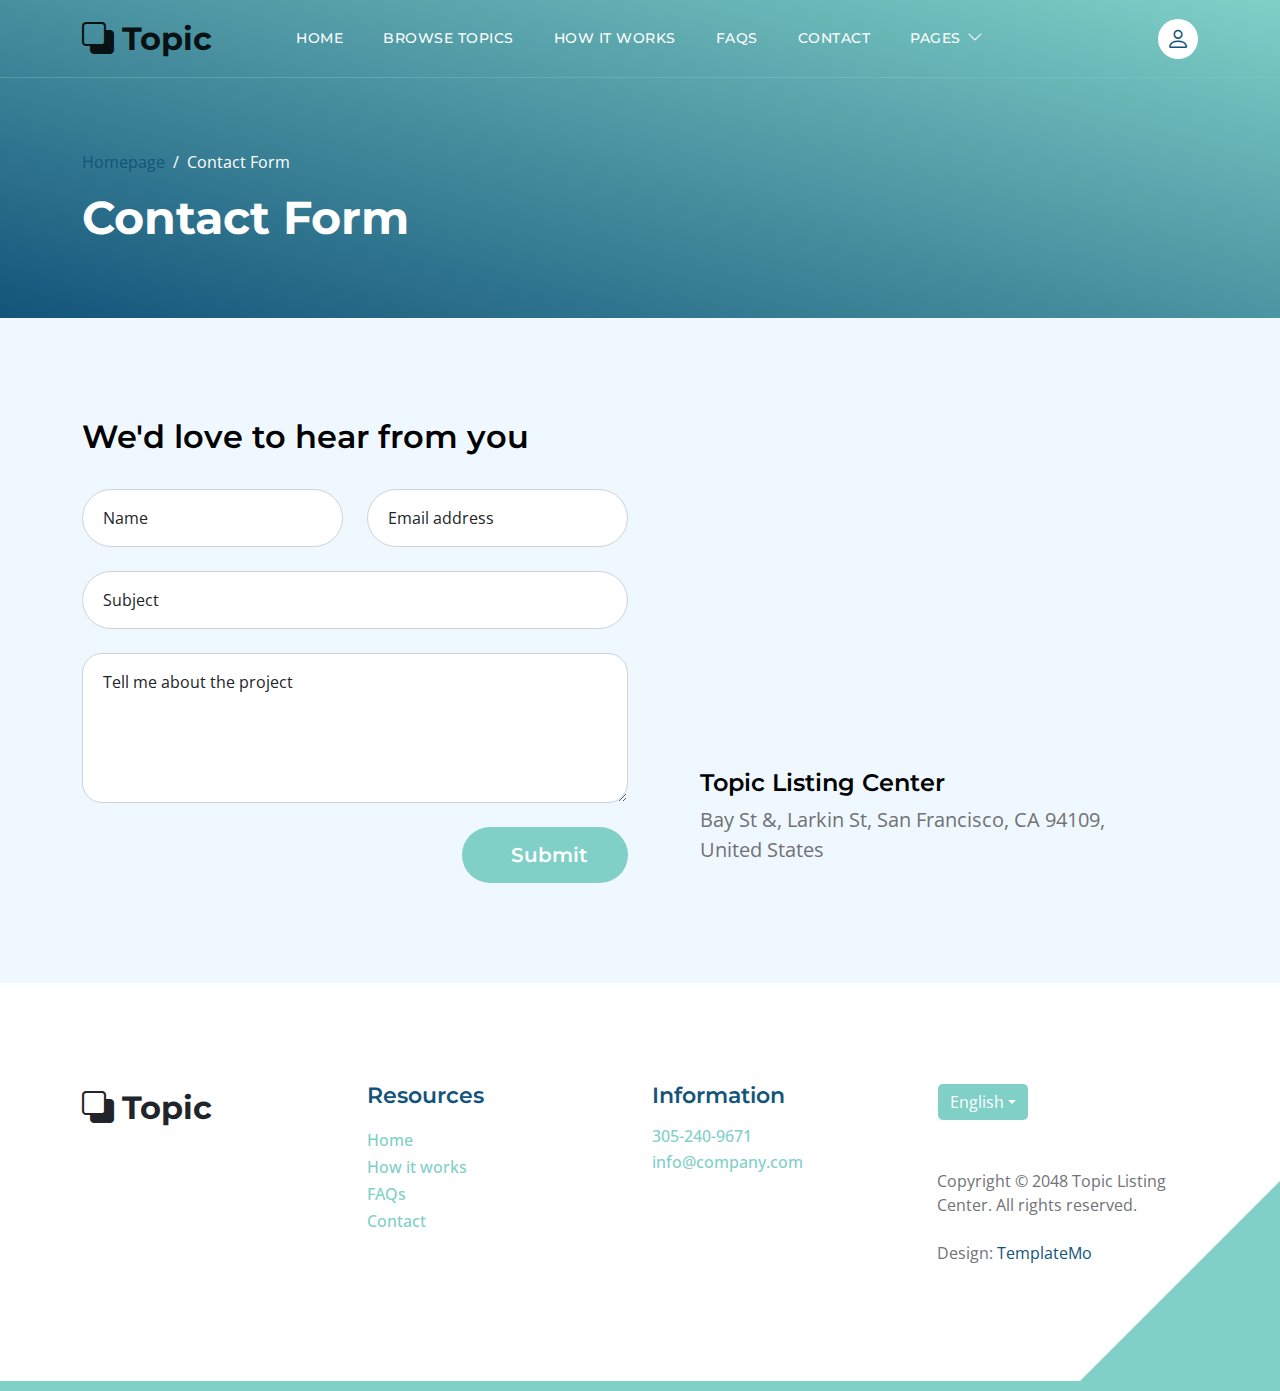
<file: contact.html>
<!doctype html>
<html lang="en">
    <head>
        <meta charset="utf-8">
        <meta name="viewport" content="width=device-width, initial-scale=1">

        <meta name="description" content="">
        <meta name="author" content="">

        <title>Topic Listing Contact Page</title>

        <!-- CSS FILES -->        
        <link rel="preconnect" href="https://fonts.googleapis.com">
        
        <link rel="preconnect" href="https://fonts.gstatic.com" crossorigin>

        <link href="https://fonts.googleapis.com/css2?family=Montserrat:wght@500;600;700&family=Open+Sans&display=swap" rel="stylesheet">
                        
        <link href="css/bootstrap.min.css" rel="stylesheet">

        <link href="css/bootstrap-icons.css" rel="stylesheet">

        <link href="css/templatemo-topic-listing.css" rel="stylesheet">
<!--

TemplateMo 590 topic listing

https://templatemo.com/tm-590-topic-listing

-->
    </head>
    
    <body class="topics-listing-page" id="top">

        <main>

            <nav class="navbar navbar-expand-lg">
                <div class="container">
                    <a class="navbar-brand" href="index.html">
                        <i class="bi-back"></i>
                        <span>Topic</span>
                    </a>

                    <div class="d-lg-none ms-auto me-4">
                        <a href="#top" class="navbar-icon bi-person smoothscroll"></a>
                    </div>
    
                    <button class="navbar-toggler" type="button" data-bs-toggle="collapse" data-bs-target="#navbarNav" aria-controls="navbarNav" aria-expanded="false" aria-label="Toggle navigation">
                        <span class="navbar-toggler-icon"></span>
                    </button>
    
                    <div class="collapse navbar-collapse" id="navbarNav">
                        <ul class="navbar-nav ms-lg-5 me-lg-auto">
                            <li class="nav-item">
                                <a class="nav-link click-scroll" href="index.html#section_1">Home</a>
                            </li>

                            <li class="nav-item">
                                <a class="nav-link click-scroll" href="index.html#section_2">Browse Topics</a>
                            </li>
    
                            <li class="nav-item">
                                <a class="nav-link click-scroll" href="index.html#section_3">How it works</a>
                            </li>

                            <li class="nav-item">
                                <a class="nav-link click-scroll" href="index.html#section_4">FAQs</a>
                            </li>
    
                            <li class="nav-item">
                                <a class="nav-link click-scroll" href="index.html#section_5">Contact</a>
                            </li>

                            <li class="nav-item dropdown">
                                <a class="nav-link dropdown-toggle" href="#section_5" id="navbarLightDropdownMenuLink" role="button" data-bs-toggle="dropdown" aria-expanded="false">Pages</a>

                                <ul class="dropdown-menu dropdown-menu-light" aria-labelledby="navbarLightDropdownMenuLink">
                                    <li><a class="dropdown-item" href="topics-listing.html">Topics Listing</a></li>

                                    <li><a class="dropdown-item active" href="contact.html">Contact Form</a></li>
                                </ul>
                            </li>
                        </ul>

                        <div class="d-none d-lg-block">
                            <a href="#top" class="navbar-icon bi-person smoothscroll"></a>
                        </div>
                    </div>
                </div>
            </nav>


            <header class="site-header d-flex flex-column justify-content-center align-items-center">
                <div class="container">
                    <div class="row align-items-center">

                        <div class="col-lg-5 col-12">
                            <nav aria-label="breadcrumb">
                                <ol class="breadcrumb">
                                    <li class="breadcrumb-item"><a href="index.html">Homepage</a></li>

                                    <li class="breadcrumb-item active" aria-current="page">Contact Form</li>
                                </ol>
                            </nav>

                            <h2 class="text-white">Contact Form</h2>
                        </div>

                    </div>
                </div>
            </header>


            <section class="section-padding section-bg">
                <div class="container">
                    <div class="row">

                        <div class="col-lg-12 col-12">
                            <h3 class="mb-4 pb-2">We'd love to hear from you</h3>
                        </div>

                        <div class="col-lg-6 col-12">
                            <form action="#" method="post" class="custom-form contact-form" role="form">
                                <div class="row">
                                    <div class="col-lg-6 col-md-6 col-12">
                                        <div class="form-floating">
                                            <input type="text" name="name" id="name" class="form-control" placeholder="Name" required="">
                                            
                                            <label for="floatingInput">Name</label>
                                        </div>
                                    </div>

                                    <div class="col-lg-6 col-md-6 col-12"> 
                                        <div class="form-floating">
                                            <input type="email" name="email" id="email" pattern="[^ @]*@[^ @]*" class="form-control" placeholder="Email address" required="">
                                            
                                            <label for="floatingInput">Email address</label>
                                        </div>
                                    </div>

                                    <div class="col-lg-12 col-12">
                                        <div class="form-floating">
                                            <input type="text" name="subject" id="name" class="form-control" placeholder="Name" required="">
                                            
                                            <label for="floatingInput">Subject</label>
                                        </div>

                                        <div class="form-floating">
                                            <textarea class="form-control" id="message" name="message" placeholder="Tell me about the project"></textarea>
                                            
                                            <label for="floatingTextarea">Tell me about the project</label>
                                        </div>
                                    </div>

                                    <div class="col-lg-4 col-12 ms-auto">
                                        <button type="submit" class="form-control">Submit</button>
                                    </div>

                                </div>
                            </form>
                        </div>

                        <div class="col-lg-5 col-12 mx-auto mt-5 mt-lg-0">
                            <iframe class="google-map" src="https://www.google.com/maps/embed?pb=!1m18!1m12!1m3!1d2595.065641062665!2d-122.4230416990949!3d37.80335401520422!2m3!1f0!2f0!3f0!3m2!1i1024!2i768!4f13.1!3m3!1m2!1s0x80858127459fabad%3A0x808ba520e5e9edb7!2sFrancisco%20Park!5e1!3m2!1sen!2sth!4v1684340239744!5m2!1sen!2sth" width="100%" height="250" style="border:0;" allowfullscreen="" loading="lazy" referrerpolicy="no-referrer-when-downgrade"></iframe>

                            <h5 class="mt-4 mb-2">Topic Listing Center</h5>

                            <p>Bay St &amp;, Larkin St, San Francisco, CA 94109, United States</p>
                        </div>

                    </div>
                </div>
            </section>
        </main>

        <footer class="site-footer section-padding">
            <div class="container">
                <div class="row">

                    <div class="col-lg-3 col-12 mb-4 pb-2">
                        <a class="navbar-brand mb-2" href="index.html">
                            <i class="bi-back"></i>
                            <span>Topic</span>
                        </a>
                    </div>

                    <div class="col-lg-3 col-md-4 col-6">
                        <h6 class="site-footer-title mb-3">Resources</h6>

                        <ul class="site-footer-links">
                            <li class="site-footer-link-item">
                                <a href="#" class="site-footer-link">Home</a>
                            </li>

                            <li class="site-footer-link-item">
                                <a href="#" class="site-footer-link">How it works</a>
                            </li>

                            <li class="site-footer-link-item">
                                <a href="#" class="site-footer-link">FAQs</a>
                            </li>

                            <li class="site-footer-link-item">
                                <a href="#" class="site-footer-link">Contact</a>
                            </li>
                        </ul>
                    </div>

                    <div class="col-lg-3 col-md-4 col-6 mb-4 mb-lg-0">
                        <h6 class="site-footer-title mb-3">Information</h6>

                        <p class="text-white d-flex mb-1">
                            <a href="tel: 305-240-9671" class="site-footer-link">
                                305-240-9671
                            </a>
                        </p>

                        <p class="text-white d-flex">
                            <a href="mailto:info@company.com" class="site-footer-link">
                                info@company.com
                            </a>
                        </p>
                    </div>

                    <div class="col-lg-3 col-md-4 col-12 mt-4 mt-lg-0 ms-auto">
                        <div class="dropdown">
                            <button class="btn btn-secondary dropdown-toggle" type="button" data-bs-toggle="dropdown" aria-expanded="false">
                            English</button>

                            <ul class="dropdown-menu">
                                <li><button class="dropdown-item" type="button">Thai</button></li>

                                <li><button class="dropdown-item" type="button">Myanmar</button></li>

                                <li><button class="dropdown-item" type="button">Arabic</button></li>
                            </ul>
                        </div>

                        <p class="copyright-text mt-lg-5 mt-4">Copyright © 2048 Topic Listing Center. All rights reserved.
                        <br><br>Design: <a rel="nofollow" href="https://templatemo.com" target="_blank">TemplateMo</a></p>
                        
                    </div>

                </div>
            </div>
        </footer>

        <!-- JAVASCRIPT FILES -->
        <script src="js/jquery.min.js"></script>
        <script src="js/bootstrap.bundle.min.js"></script>
        <script src="js/jquery.sticky.js"></script>
        <script src="js/custom.js"></script>

    </body>
</html>
</file>
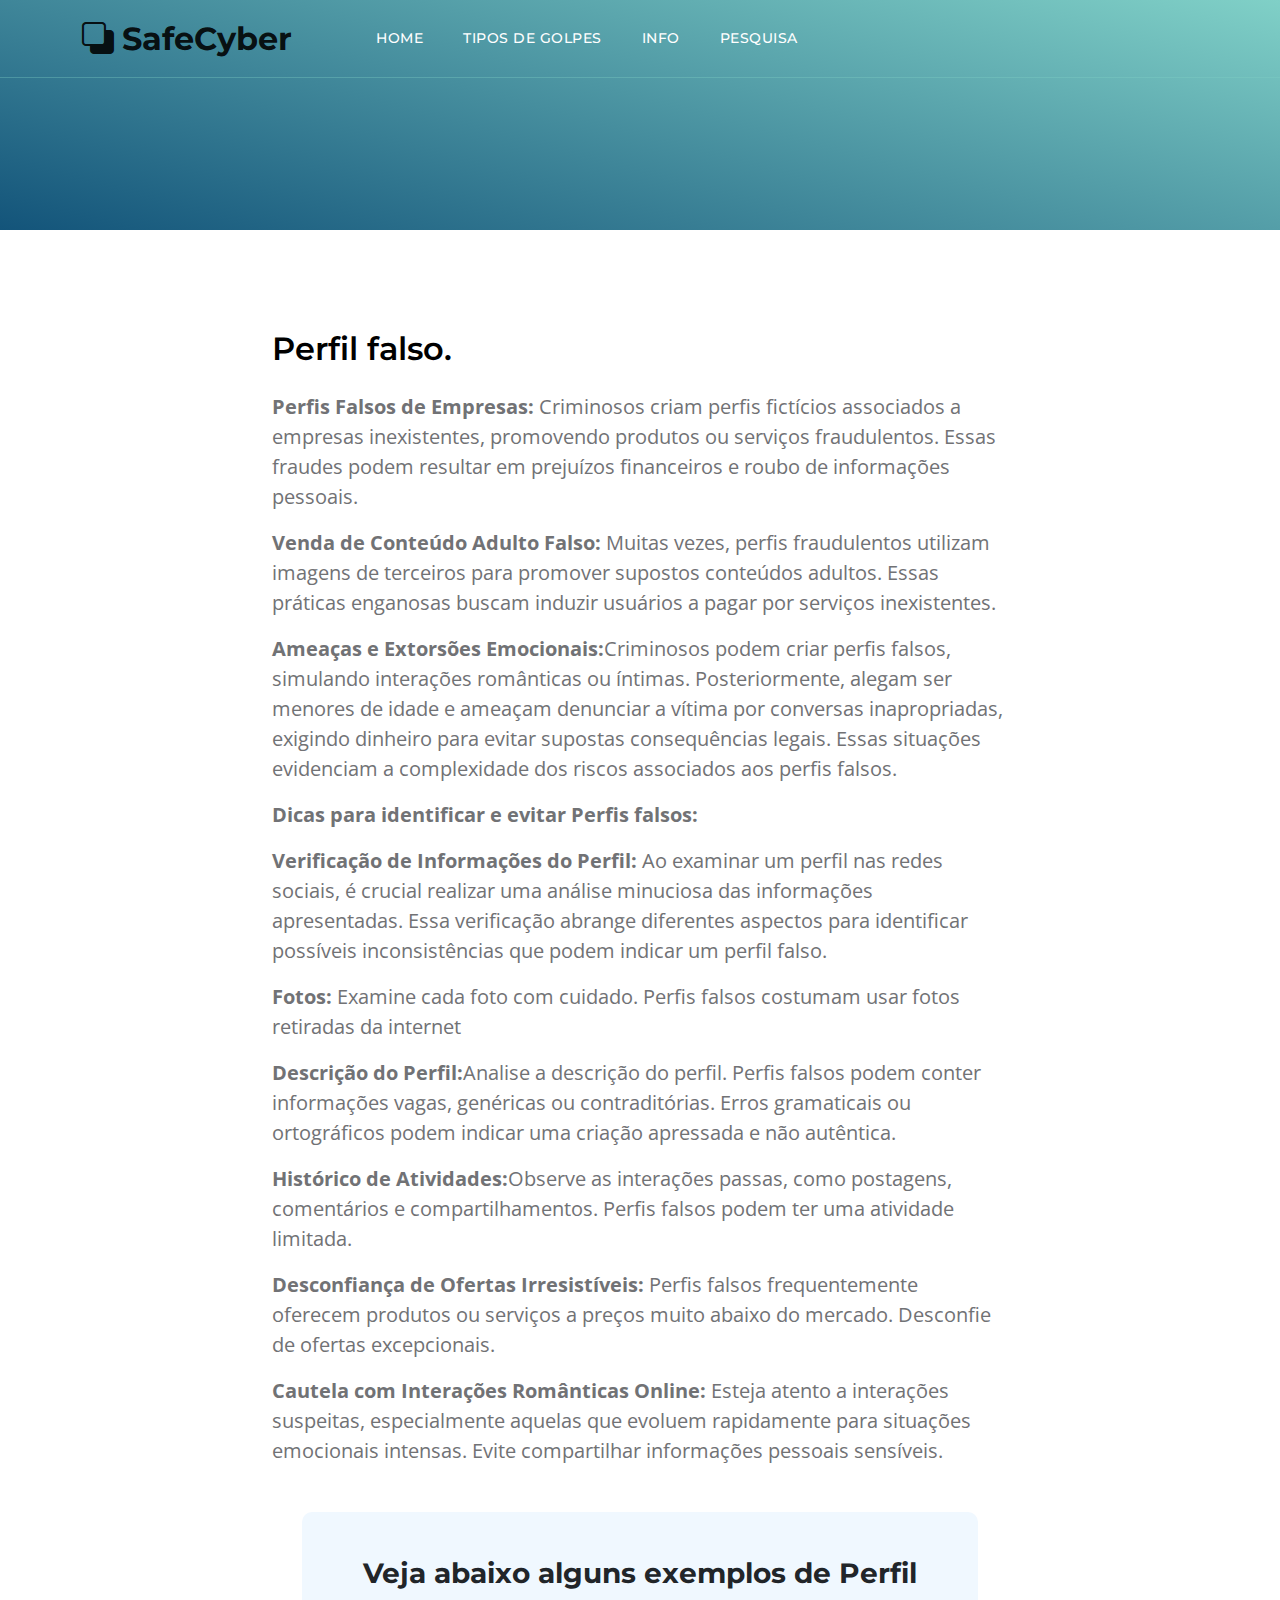
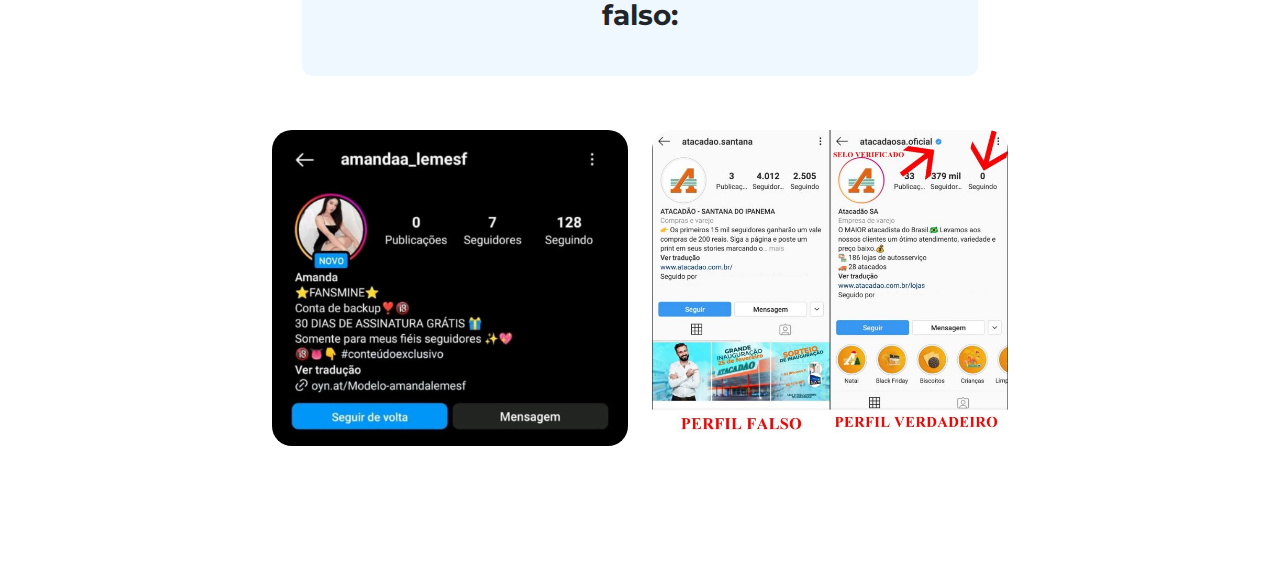
<file: perfilFalso.html>
<!doctype html>
<html lang="en">

<head>
    <meta charset="utf-8">
    <meta name="viewport" content="width=device-width, initial-scale=1">

    <meta name="description" content="">
    <meta name="author" content="">

    <title>Topic Detail Page</title>

    <!-- CSS FILES -->
    <link rel="preconnect" href="https://fonts.googleapis.com">

    <link rel="preconnect" href="https://fonts.gstatic.com" crossorigin>

    <link href="https://fonts.googleapis.com/css2?family=Montserrat:wght@500;600;700&family=Open+Sans&display=swap"
        rel="stylesheet">

    <link href="css/bootstrap.min.css" rel="stylesheet">

    <link href="css/bootstrap-icons.css" rel="stylesheet">

    <link href="css/templatemo-topic-listing.css" rel="stylesheet">
    <!--

TemplateMo 590 topic listing

https://templatemo.com/tm-590-topic-listing

-->
</head>

<body id="top">

    <main>

        <nav class="navbar navbar-expand-lg">
            <div class="container">
                <a class="navbar-brand" href="index.html">
                    <i class="bi-back"></i>
                    <span>SafeCyber</span>
                </a>

                <div class="d-lg-none ms-auto me-4">
                    <a href="#top" class="navbar-icon bi-person smoothscroll"></a>
                </div>

                <button class="navbar-toggler" type="button" data-bs-toggle="collapse" data-bs-target="#navbarNav"
                    aria-controls="navbarNav" aria-expanded="false" aria-label="Toggle navigation">
                    <span class="navbar-toggler-icon"></span>
                </button>

                <div class="collapse navbar-collapse" id="navbarNav">
                    <ul class="navbar-nav ms-lg-5 me-lg-auto">
                        <li class="nav-item">
                            <a class="nav-link click-scroll" href="index.html#section_1">Home</a>
                        </li>

                        <li class="nav-item">
                            <a class="nav-link click-scroll" href="index.html#section_2">Tipos de Golpes</a>
                        </li>

                        <li class="nav-item">
                            <a class="nav-link click-scroll" href="index.html#section_3">Info</a>
                        </li>

                        <li class="nav-item">
                            <a class="nav-link click-scroll" href="index.html#section_55">Pesquisa</a>
                        </li>
                        <!-- <li class="nav-item">
                                    <a class="nav-link click-scroll" href="#section_5">Contact</a>
                                </li>
    
                                <li class="nav-item dropdown">
                                    <a class="nav-link dropdown-toggle" href="#" id="navbarLightDropdownMenuLink" role="button" data-bs-toggle="dropdown" aria-expanded="false">Pages</a>
    
                                    <ul class="dropdown-menu dropdown-menu-light" aria-labelledby="navbarLightDropdownMenuLink">
                                        <li><a class="dropdown-item" href="topics-listing.html">Topics Listing</a></li>
    
                                        <li><a class="dropdown-item" href="contact.html">Contact Form</a></li>
                                    </ul>
                                </li> -->
                    </ul>

                    <!-- <div class="d-none d-lg-block">
                                <a href="#top" class="navbar-icon bi-person smoothscroll"></a>
                            </div> -->
                </div>
            </div>
        </nav>


        <header class="site-header d-flex flex-column justify-content-center align-items-center">
            <div class="container">
                <div class="row justify-content-center align-items-center">

                    <!-- <div class="col-lg-5 col-12 mb-5">
                            <nav aria-label="breadcrumb">
                                <ol class="breadcrumb">
                                    <li class="breadcrumb-item"><a href="index.html">Homepage</a></li>

                                    <li class="breadcrumb-item active" aria-current="page">Web Design</li>
                                </ol>
                            </nav>

                            <h2 class="text-white">Introduction to <br> Web Design 101</h2>

                            <div class="d-flex align-items-center mt-5">
                                <a href="#topics-detail" class="btn custom-btn custom-border-btn smoothscroll me-4">Read More</a>

                                <a href="#top" class="custom-icon bi-bookmark smoothscroll"></a>
                            </div>
                        </div>

                        <div class="col-lg-5 col-12">
                            <div class="topics-detail-block bg-white shadow-lg">
                                <img src="images/topics/undraw_Remote_design_team_re_urdx.png" class="topics-detail-block-image img-fluid">
                            </div>
                        </div> -->

                </div>
            </div>
        </header>


        <section class="topics-detail-section section-padding" id="topics-detail">
            <div class="container">
                <div class="row">

                    <div class="col-lg-8 col-12 m-auto">
                        <h3 class="mb-4">Perfil falso.</h3>
                        

                        <p><strong>Perfis Falsos de Empresas:</strong> Criminosos criam perfis fictícios associados a
                            empresas inexistentes, promovendo produtos ou serviços fraudulentos. Essas fraudes podem
                            resultar em prejuízos financeiros e roubo de informações pessoais.</p>

                        <p><strong>Venda de Conteúdo Adulto Falso: </strong>Muitas vezes, perfis fraudulentos utilizam
                            imagens de terceiros para promover supostos conteúdos adultos. Essas práticas enganosas
                            buscam induzir usuários a pagar por serviços inexistentes.
                        </p>

                        <p><strong>Ameaças e Extorsões Emocionais:</strong>Criminosos podem criar perfis falsos,
                            simulando interações românticas ou íntimas. Posteriormente, alegam ser menores de idade e
                            ameaçam denunciar a vítima por conversas inapropriadas, exigindo dinheiro para evitar
                            supostas consequências legais. Essas situações evidenciam a complexidade dos riscos
                            associados aos perfis falsos. </p>

                        <p><strong>Dicas para identificar e evitar Perfis falsos:</strong>
                        </p>

                        <p><strong>Verificação de Informações do Perfil: </strong> Ao examinar um perfil nas redes
                            sociais, é crucial realizar uma análise minuciosa das informações apresentadas. Essa
                            verificação abrange diferentes aspectos para identificar possíveis inconsistências que podem
                            indicar um perfil falso.
                        </p>

                        <p><strong>Fotos:</strong> Examine cada foto com cuidado. Perfis falsos costumam usar fotos
                            retiradas da internet
                        </p>

                        <p><strong>Descrição do Perfil:</strong>Analise a descrição do perfil. Perfis falsos podem
                            conter informações vagas, genéricas ou contraditórias. Erros gramaticais ou ortográficos
                            podem indicar uma criação apressada e não autêntica.
                        </p>

                        <p><strong>Histórico de Atividades:</strong>Observe as interações passas, como postagens,
                            comentários e compartilhamentos. Perfis falsos podem ter uma atividade limitada.</p>

                        <p><strong>Desconfiança de Ofertas Irresistíveis: </strong> Perfis falsos frequentemente
                            oferecem produtos ou serviços a preços muito abaixo do mercado. Desconfie de ofertas
                            excepcionais.
                        </p>

                        <p><strong>Cautela com Interações Românticas Online: </strong> Esteja atento a interações
                            suspeitas, especialmente aquelas que evoluem rapidamente para situações emocionais intensas.
                            Evite compartilhar informações pessoais sensíveis.
                        </p>


                        <blockquote>
                            Veja abaixo alguns exemplos de Perfil falso:
                        </blockquote>

                        <div class="row my-4">
                            <div class="col-lg-6 col-md-6 col-12">
                                <img src="images/WhatsApp Image 2023-12-06 at 18.23.29.jpeg"
                                    class="topics-detail-block-image img-fluid">
                            </div>

                            <div class="col-lg-6 col-md-6 col-12 mt-4 mt-lg-0 mt-md-0">
                                <img src="images/WhatsApp Image 2023-12-06 at 18.23.28 (1).jpeg"
                                    class="topics-detail-block-image img-fluid">
                            </div>
                        </div>

                        <!-- <p>Most people start with freelancing skills they already have as a side hustle to build up
                            income. This extra cash can be used for a vacation, to boost up savings, investing, build
                            business.</p> -->
                    </div>

                </div>
            </div>
        </section>


        <!-- <section class="section-padding section-bg">
            <div class="container">
                <div class="row justify-content-center">

                    <div class="col-lg-5 col-12">
                        <img src="images/rear-view-young-college-student.jpg" class="newsletter-image img-fluid" alt="">
                    </div>

                    <div class="col-lg-5 col-12 subscribe-form-wrap d-flex justify-content-center align-items-center">
                        <form class="custom-form subscribe-form" action="#" method="post" role="form">
                            <h4 class="mb-4 pb-2">Get Newsletter</h4>

                            <input type="email" name="subscribe-email" id="subscribe-email" pattern="[^ @]*@[^ @]*"
                                class="form-control" placeholder="Email Address" required="">

                            <div class="col-lg-12 col-12">
                                <button type="submit" class="form-control">Subscribe</button>
                            </div>
                        </form>
                    </div>

                </div>
            </div>
        </section> -->
    </main>

    <!-- <footer class="site-footer section-padding">
        <div class="container">
            <div class="row">

                <div class="col-lg-3 col-12 mb-4 pb-2">
                    <a class="navbar-brand mb-2" href="index.html">
                        <i class="bi-back"></i>
                        <span>Topic</span>
                    </a>
                </div>

                <div class="col-lg-3 col-md-4 col-6">
                    <h6 class="site-footer-title mb-3">Resources</h6>

                    <ul class="site-footer-links">
                        <li class="site-footer-link-item">
                            <a href="#" class="site-footer-link">Home</a>
                        </li>

                        <li class="site-footer-link-item">
                            <a href="#" class="site-footer-link">How it works</a>
                        </li>

                        <li class="site-footer-link-item">
                            <a href="#" class="site-footer-link">FAQs</a>
                        </li>

                        <li class="site-footer-link-item">
                            <a href="#" class="site-footer-link">Contact</a>
                        </li>
                    </ul>
                </div>

                <div class="col-lg-3 col-md-4 col-6 mb-4 mb-lg-0">
                    <h6 class="site-footer-title mb-3">Information</h6>

                    <p class="text-white d-flex mb-1">
                        <a href="tel: 305-240-9671" class="site-footer-link">
                            305-240-9671
                        </a>
                    </p>

                    <p class="text-white d-flex">
                        <a href="mailto:info@company.com" class="site-footer-link">
                            info@company.com
                        </a>
                    </p>
                </div>

                <div class="col-lg-3 col-md-4 col-12 mt-4 mt-lg-0 ms-auto">
                    <div class="dropdown">
                        <button class="btn btn-secondary dropdown-toggle" type="button" data-bs-toggle="dropdown"
                            aria-expanded="false">
                            English</button>

                        <ul class="dropdown-menu">
                            <li><button class="dropdown-item" type="button">Thai</button></li>

                            <li><button class="dropdown-item" type="button">Myanmar</button></li>

                            <li><button class="dropdown-item" type="button">Arabic</button></li>
                        </ul>
                    </div>

                    <p class="copyright-text mt-lg-5 mt-4">Copyright © 2048 Topic Listing Center. All rights reserved.
                        <br><br>Design: <a rel="nofollow" href="https://templatemo.com" target="_blank">TemplateMo</a>
                    </p>

                </div>

            </div>
        </div>
    </footer> -->

    <!-- JAVASCRIPT FILES -->
    <script src="js/jquery.min.js"></script>
    <script src="js/bootstrap.bundle.min.js"></script>
    <script src="js/jquery.sticky.js"></script>
    <script src="js/custom.js"></script>

</body>

</html>
</file>
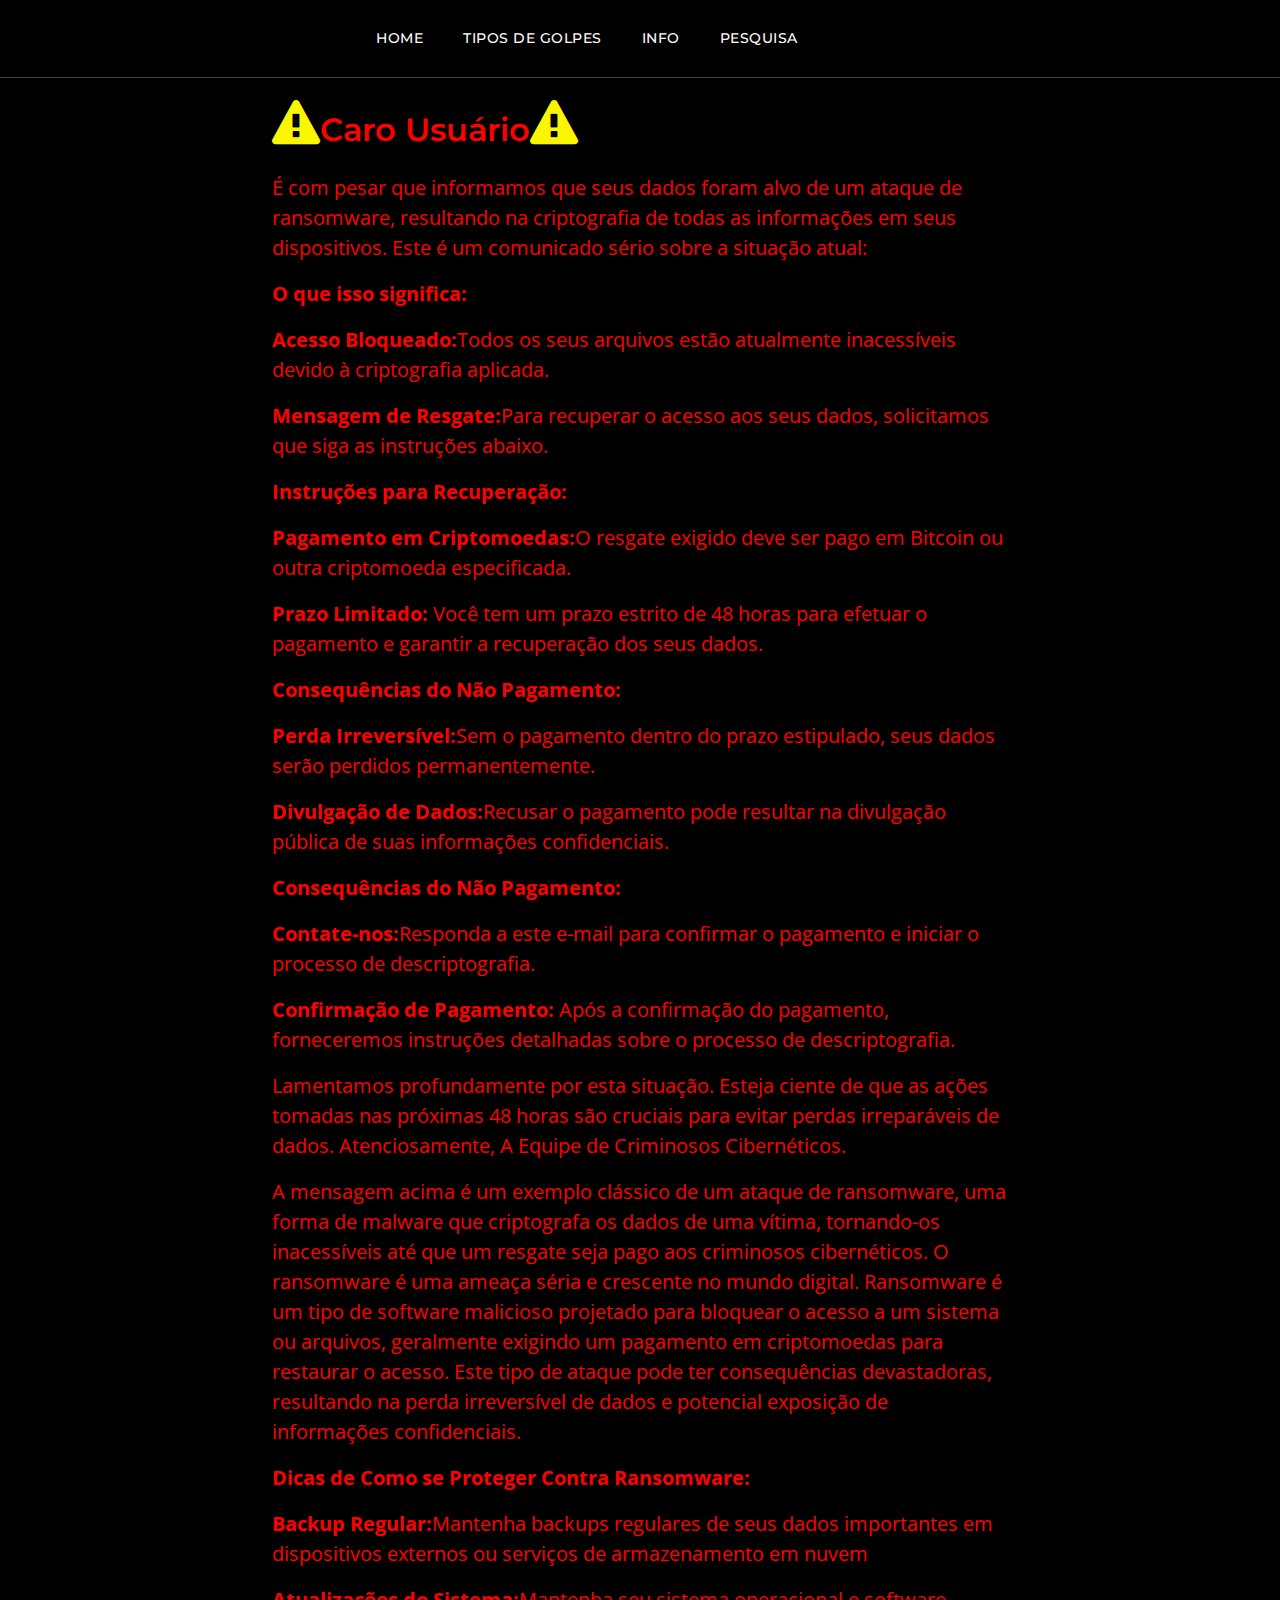
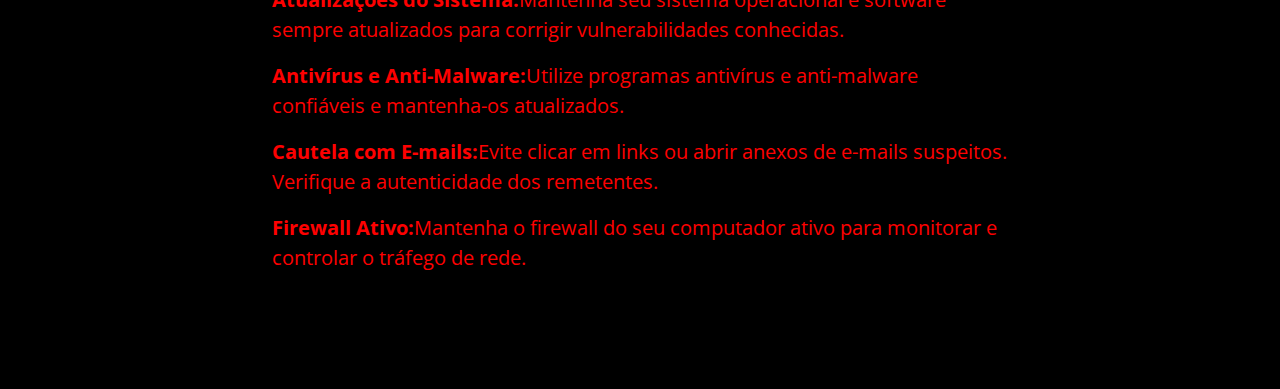
<file: Ransonware.html>
<!doctype html>
<html lang="en">

<head>
    <meta charset="utf-8">
    <meta name="viewport" content="width=device-width, initial-scale=1">

    <meta name="description" content="">
    <meta name="author" content="">

    <title>Topic Detail Page</title>

    <!-- CSS FILES -->
    <link rel="preconnect" href="https://fonts.googleapis.com">

    <link rel="preconnect" href="https://fonts.gstatic.com" crossorigin>

    <link href="https://fonts.googleapis.com/css2?family=Montserrat:wght@500;600;700&family=Open+Sans&display=swap"
        rel="stylesheet">

    <link rel="stylesheet" href="https://cdnjs.cloudflare.com/ajax/libs/font-awesome/4.7.0/css/font-awesome.min.css">

    <link href="css/bootstrap.min.css" rel="stylesheet">

    <link href="css/bootstrap-icons.css" rel="stylesheet">

    <link href="css/templatemo-topic-listing.css" rel="stylesheet">
    <!--

TemplateMo 590 topic listing

https://templatemo.com/tm-590-topic-listing

-->
</head>

<body id="topp">

    <main>

        <nav class="navbar navbar-expand-lg">
            <div class="container">
                <a class="navbar-brand" href="index.html">
                    <i class="bi-back"></i>
                    <span>SafeCyber</span>
                </a>

                <div class="d-lg-none ms-auto me-4">
                    <a href="#top" class="navbar-icon bi-person smoothscroll"></a>
                </div>

                <button class="navbar-toggler" type="button" data-bs-toggle="collapse" data-bs-target="#navbarNav"
                    aria-controls="navbarNav" aria-expanded="false" aria-label="Toggle navigation">
                    <span class="navbar-toggler-icon"></span>
                </button>

                <div class="collapse navbar-collapse" id="navbarNav">
                    <ul class="navbar-nav ms-lg-5 me-lg-auto">
                        <li class="nav-item">
                            <a class="nav-link click-scroll" href="index.html#section_1">Home</a>
                        </li>

                        <li class="nav-item">
                            <a class="nav-link click-scroll" href="index.html#section_2">Tipos de Golpes</a>
                        </li>

                        <li class="nav-item">
                            <a class="nav-link click-scroll" href="index.html#section_3">Info</a>
                        </li>

                        <li class="nav-item">
                            <a class="nav-link click-scroll" href="index.html#section_55">Pesquisa</a>
                        </li>
                        <!-- <li class="nav-item">
                                    <a class="nav-link click-scroll" href="#section_5">Contact</a>
                                </li>
    
                                <li class="nav-item dropdown">
                                    <a class="nav-link dropdown-toggle" href="#" id="navbarLightDropdownMenuLink" role="button" data-bs-toggle="dropdown" aria-expanded="false">Pages</a>
    
                                    <ul class="dropdown-menu dropdown-menu-light" aria-labelledby="navbarLightDropdownMenuLink">
                                        <li><a class="dropdown-item" href="topics-listing.html">Topics Listing</a></li>
    
                                        <li><a class="dropdown-item" href="contact.html">Contact Form</a></li>
                                    </ul>
                                </li> -->
                    </ul>

                    <!-- <div class="d-none d-lg-block">
                                <a href="#top" class="navbar-icon bi-person smoothscroll"></a>
                            </div> -->
                </div>
            </div>
        </nav>


        <!-- <header class="site-header d-flex flex-column justify-content-center align-items-center">
            <div class="container">
                <div class="corteste row justify-content-center align-items-center">

                    <div class="col-lg-5 col-12 mb-5">
                            <nav aria-label="breadcrumb">
                                <ol class="breadcrumb">
                                    <li class="breadcrumb-item"><a href="index.html">Homepage</a></li>

                                    <li class="breadcrumb-item active" aria-current="page">Web Design</li>
                                </ol>
                            </nav>

                            <h2 class="text-white">Introduction to <br> Web Design 101</h2>

                            <div class="d-flex align-items-center mt-5">
                                <a href="#topics-detail" class="btn custom-btn custom-border-btn smoothscroll me-4">Read More</a>

                                <a href="#top" class="custom-icon bi-bookmark smoothscroll"></a>
                            </div>
                        </div>

                        <div class="col-lg-5 col-12">
                            <div class="topics-detail-block bg-white shadow-lg">
                                <img src="images/topics/undraw_Remote_design_team_re_urdx.png" class="topics-detail-block-image img-fluid">
                            </div>
                        </div>

                </div>
            </div>
        </header> -->


        <section class="topics-detail-section section-padding" id="topics-detail">
            <div class="container">
                <div class="row">

                    <div class="classteste col-lg-8 col-12 m-auto">
                        <h3 class="titeteste mb-4"><i class='fa fa-exclamation-triangle'
                                style='font-size:48px;color:rgb(250, 246, 0)'></i>Caro Usuário<i class='fa fa-exclamation-triangle'
                                style='font-size:48px;color:rgb(250, 246, 0)'></i></h3>

                        <p>É com pesar que informamos que seus dados foram alvo de um ataque de ransomware, resultando
                            na criptografia de todas as informações em seus dispositivos. Este é um comunicado sério
                            sobre a situação atual:</p>

                        <p><strong> O que isso significa:</strong></p>

                        <p><strong>Acesso Bloqueado:</strong>Todos os seus arquivos estão atualmente inacessíveis devido
                            à criptografia aplicada.</p>

                        <p><strong>Mensagem de Resgate:</strong>Para recuperar o acesso aos seus dados, solicitamos que
                            siga as instruções abaixo.
                        </p>

                        <p><strong>Instruções para Recuperação:</strong></p>

                        <p><strong>Pagamento em Criptomoedas:</strong>O resgate exigido deve ser pago em Bitcoin ou
                            outra criptomoeda especificada.
                        </p>

                        <p><strong>Prazo Limitado: </strong>Você tem um prazo estrito de 48 horas para efetuar o
                            pagamento e garantir a recuperação dos seus dados.
                        </p>

                        <p><strong>Consequências do Não Pagamento:</strong></p>

                        <p><strong>Perda Irreversível:</strong>Sem o pagamento dentro do prazo estipulado, seus dados
                            serão perdidos permanentemente.
                        </p>

                        <p><strong>Divulgação de Dados:</strong>Recusar o pagamento pode resultar na divulgação pública
                            de suas informações confidenciais.
                        </p>

                        <p><strong>Consequências do Não Pagamento:</strong></p>


                        <p><strong>Contate-nos:</strong>Responda a este e-mail para confirmar o pagamento e iniciar o
                            processo de descriptografia.
                        </p>

                        <p><strong>Confirmação de Pagamento:</strong> Após a confirmação do pagamento, forneceremos
                            instruções detalhadas sobre o processo de descriptografia.
                        </p>


                        <p>Lamentamos profundamente por esta situação. Esteja ciente de que as ações tomadas nas
                            próximas 48 horas são cruciais para evitar perdas irreparáveis de dados.

                            Atenciosamente,
                            A Equipe de Criminosos Cibernéticos.
                        </p>


                        <p>
                            A mensagem acima é um exemplo clássico de um ataque de ransomware, uma forma de malware que
                            criptografa os dados de uma vítima, tornando-os inacessíveis até que um resgate seja pago
                            aos criminosos cibernéticos. O ransomware é uma ameaça séria e crescente no mundo digital.
                            Ransomware é um tipo de software malicioso projetado para bloquear o acesso a um sistema ou
                            arquivos, geralmente exigindo um pagamento em criptomoedas para restaurar o acesso. Este
                            tipo de ataque pode ter consequências devastadoras, resultando na perda irreversível de
                            dados e potencial exposição de informações confidenciais.
                        </p>
                        <p><strong>Dicas de Como se Proteger Contra Ransomware:</strong></p>
                        <p><strong>Backup Regular:</strong>Mantenha backups regulares de seus dados importantes em
                            dispositivos externos ou serviços de armazenamento em nuvem</p>

                        <p><strong>Atualizações do Sistema:</strong>Mantenha seu sistema operacional e software sempre
                            atualizados para corrigir vulnerabilidades conhecidas.</p>

                        <p><strong>Antivírus e Anti-Malware:</strong>Utilize programas antivírus e anti-malware
                            confiáveis e mantenha-os atualizados.</p>

                        <p><strong>Cautela com E-mails:</strong>Evite clicar em links ou abrir anexos de e-mails
                            suspeitos. Verifique a autenticidade dos remetentes.</p>

                        <p><strong>Firewall Ativo:</strong>Mantenha o firewall do seu computador ativo para monitorar e
                            controlar o tráfego de rede.</p>
                        <!-- <blockquote>
                            Veja abaixo alguns exemplos de Phishing:
                        </blockquote>

                        <div class="row my-4">
                            <div class="col-lg-6 col-md-6 col-12">
                                <img src="images/WhatsApp Image 2023-12-06 at 18.15.35.jpeg"
                                    class="topics-detail-block-image img-fluid">
                            </div>

                            <div class="col-lg-6 col-md-6 col-12 mt-4 mt-lg-0 mt-md-0">
                                <img src="images/WhatsApp Image 2023-12-06 at 18.27.08.jpeg"
                                    class="topics-detail-block-image img-fluid">
                            </div>
                        </div> -->

                        <!-- <p>Most people start with freelancing skills they already have as a side hustle to build up
                            income. This extra cash can be used for a vacation, to boost up savings, investing, build
                            business.</p> -->
                    </div>

                </div>
            </div>
        </section>


        <!-- <section class="section-padding section-bg">
            <div class="container">
                <div class="row justify-content-center">

                    <div class="col-lg-5 col-12">
                        <img src="images/rear-view-young-college-student.jpg" class="newsletter-image img-fluid" alt="">
                    </div>

                    <div class="col-lg-5 col-12 subscribe-form-wrap d-flex justify-content-center align-items-center">
                        <form class="custom-form subscribe-form" action="#" method="post" role="form">
                            <h4 class="mb-4 pb-2">Get Newsletter</h4>

                            <input type="email" name="subscribe-email" id="subscribe-email" pattern="[^ @]*@[^ @]*"
                                class="form-control" placeholder="Email Address" required="">

                            <div class="col-lg-12 col-12">
                                <button type="submit" class="form-control">Subscribe</button>
                            </div>
                        </form>
                    </div>

                </div>
            </div>
        </section> -->
    </main>

    <!-- <footer class="site-footer section-padding">
        <div class="container">
            <div class="row">

                <div class="col-lg-3 col-12 mb-4 pb-2">
                    <a class="navbar-brand mb-2" href="index.html">
                        <i class="bi-back"></i>
                        <span>Topic</span>
                    </a>
                </div>

                <div class="col-lg-3 col-md-4 col-6">
                    <h6 class="site-footer-title mb-3">Resources</h6>

                    <ul class="site-footer-links">
                        <li class="site-footer-link-item">
                            <a href="#" class="site-footer-link">Home</a>
                        </li>

                        <li class="site-footer-link-item">
                            <a href="#" class="site-footer-link">How it works</a>
                        </li>

                        <li class="site-footer-link-item">
                            <a href="#" class="site-footer-link">FAQs</a>
                        </li>

                        <li class="site-footer-link-item">
                            <a href="#" class="site-footer-link">Contact</a>
                        </li>
                    </ul>
                </div>

                <div class="col-lg-3 col-md-4 col-6 mb-4 mb-lg-0">
                    <h6 class="site-footer-title mb-3">Information</h6>

                    <p class="text-white d-flex mb-1">
                        <a href="tel: 305-240-9671" class="site-footer-link">
                            305-240-9671
                        </a>
                    </p>

                    <p class="text-white d-flex">
                        <a href="mailto:info@company.com" class="site-footer-link">
                            info@company.com
                        </a>
                    </p>
                </div>

                <div class="col-lg-3 col-md-4 col-12 mt-4 mt-lg-0 ms-auto">
                    <div class="dropdown">
                        <button class="btn btn-secondary dropdown-toggle" type="button" data-bs-toggle="dropdown"
                            aria-expanded="false">
                            English</button>

                        <ul class="dropdown-menu">
                            <li><button class="dropdown-item" type="button">Thai</button></li>

                            <li><button class="dropdown-item" type="button">Myanmar</button></li>

                            <li><button class="dropdown-item" type="button">Arabic</button></li>
                        </ul>
                    </div>

                    <p class="copyright-text mt-lg-5 mt-4">Copyright © 2048 Topic Listing Center. All rights reserved.
                        <br><br>Design: <a rel="nofollow" href="https://templatemo.com" target="_blank">TemplateMo</a>
                    </p>

                </div>

            </div>
        </div>
    </footer> -->

    <!-- JAVASCRIPT FILES -->
    <script src="js/jquery.min.js"></script>
    <script src="js/bootstrap.bundle.min.js"></script>
    <script src="js/jquery.sticky.js"></script>
    <script src="js/custom.js"></script>

</body>

</html>
</file>
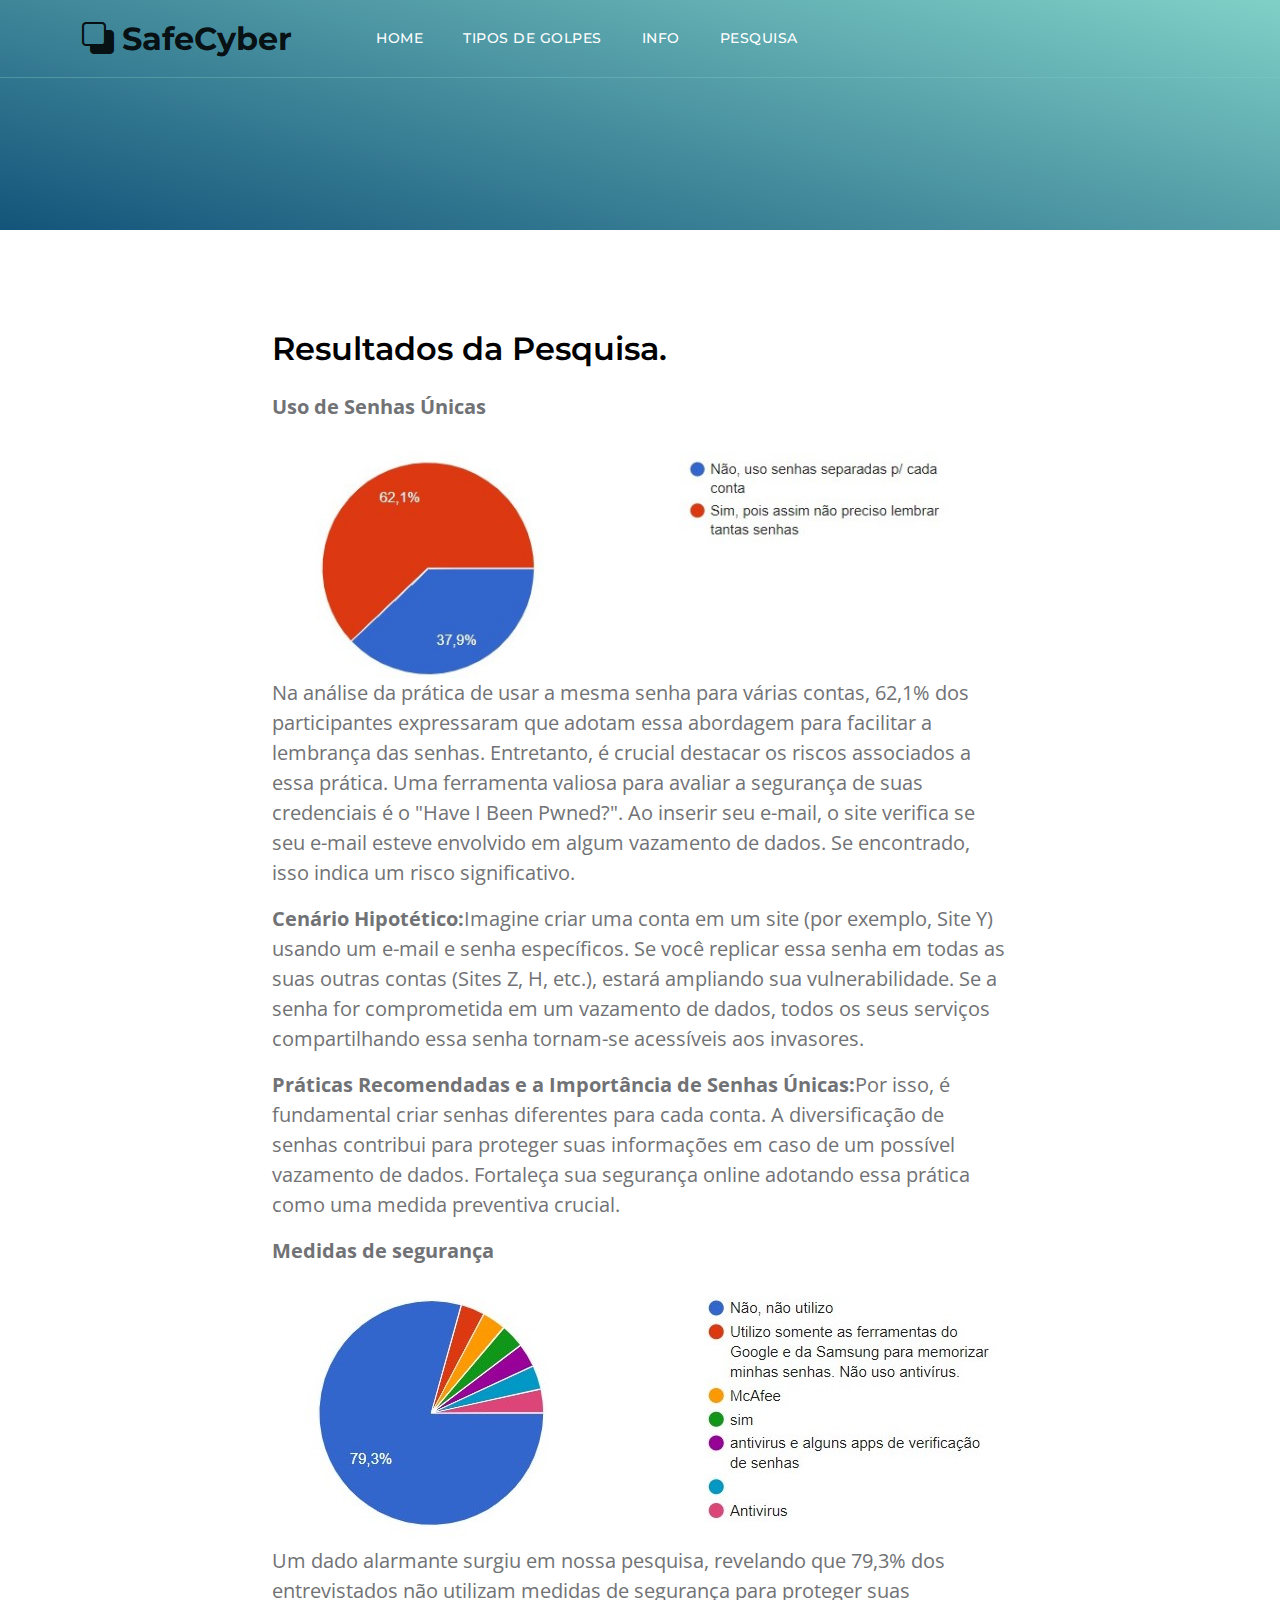
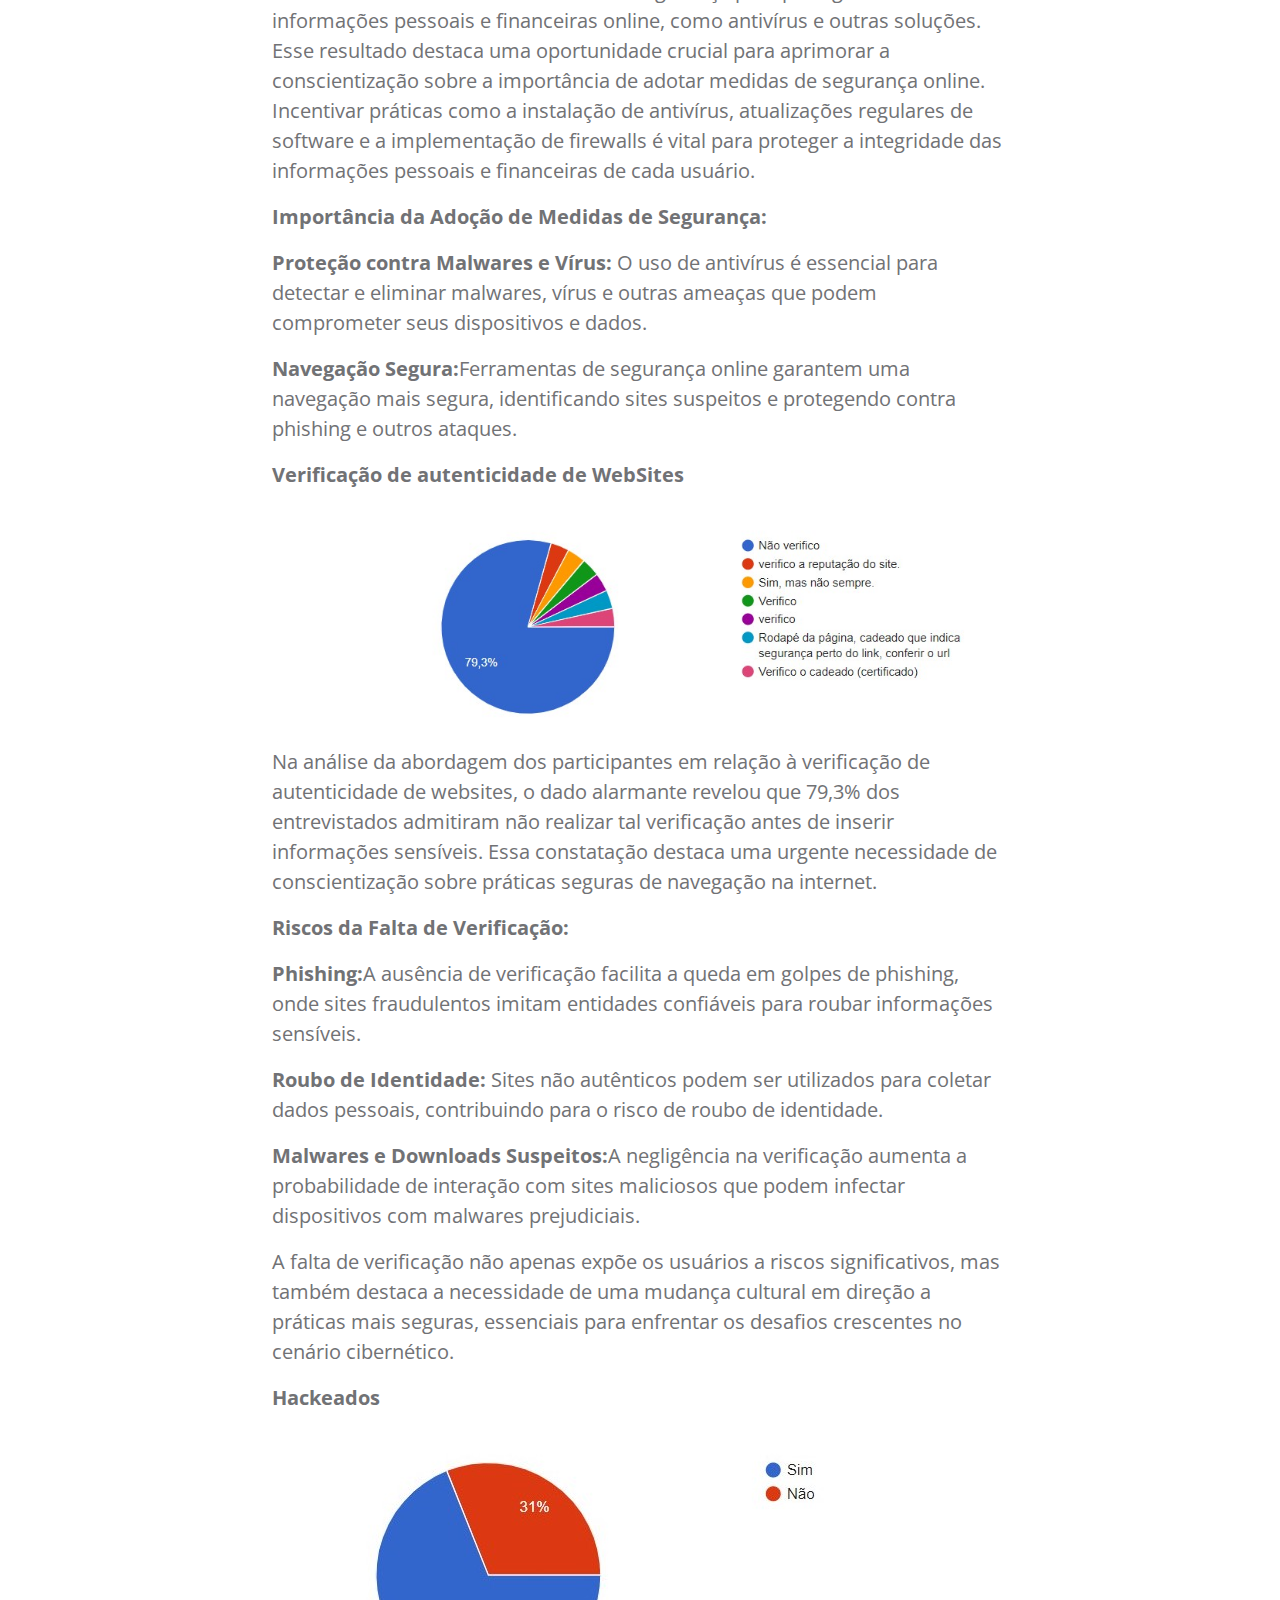
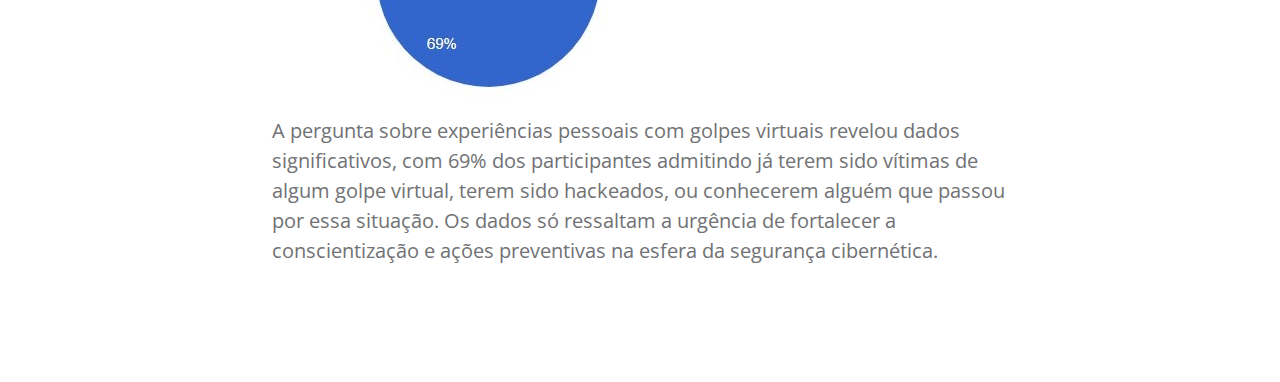
<file: resultados.html>
<!doctype html>
<html lang="en">

<head>
    <meta charset="utf-8">
    <meta name="viewport" content="width=device-width, initial-scale=1">

    <meta name="description" content="">
    <meta name="author" content="">

    <title>Topic Detail Page</title>

    <!-- CSS FILES -->
    <link rel="preconnect" href="https://fonts.googleapis.com">

    <link rel="preconnect" href="https://fonts.gstatic.com" crossorigin>

    <link href="https://fonts.googleapis.com/css2?family=Montserrat:wght@500;600;700&family=Open+Sans&display=swap"
        rel="stylesheet">

    <link href="css/bootstrap.min.css" rel="stylesheet">

    <link href="css/bootstrap-icons.css" rel="stylesheet">

    <link href="css/templatemo-topic-listing.css" rel="stylesheet">
    <!--

TemplateMo 590 topic listing

https://templatemo.com/tm-590-topic-listing

-->
</head>

<body id="top">

    <main>

        <nav class="navbar navbar-expand-lg">
            <div class="container">
                <a class="navbar-brand" href="index.html">
                    <i class="bi-back"></i>
                    <span>SafeCyber</span>
                </a>

                <div class="d-lg-none ms-auto me-4">
                    <a href="#top" class="navbar-icon bi-person smoothscroll"></a>
                </div>

                <button class="navbar-toggler" type="button" data-bs-toggle="collapse" data-bs-target="#navbarNav"
                    aria-controls="navbarNav" aria-expanded="false" aria-label="Toggle navigation">
                    <span class="navbar-toggler-icon"></span>
                </button>

                <div class="collapse navbar-collapse" id="navbarNav">
                    <ul class="navbar-nav ms-lg-5 me-lg-auto">
                        <li class="nav-item">
                            <a class="nav-link click-scroll" href="index.html#section_1">Home</a>
                        </li>

                        <li class="nav-item">
                            <a class="nav-link click-scroll" href="index.html#section_2">Tipos de Golpes</a>
                        </li>

                        <li class="nav-item">
                            <a class="nav-link click-scroll" href="index.html#section_3">Info</a>
                        </li>

                        <li class="nav-item">
                            <a class="nav-link click-scroll" href="index.html#section_55">Pesquisa</a>
                        </li>
                        <!-- <li class="nav-item">
                                    <a class="nav-link click-scroll" href="#section_5">Contact</a>
                                </li>
    
                                <li class="nav-item dropdown">
                                    <a class="nav-link dropdown-toggle" href="#" id="navbarLightDropdownMenuLink" role="button" data-bs-toggle="dropdown" aria-expanded="false">Pages</a>
    
                                    <ul class="dropdown-menu dropdown-menu-light" aria-labelledby="navbarLightDropdownMenuLink">
                                        <li><a class="dropdown-item" href="topics-listing.html">Topics Listing</a></li>
    
                                        <li><a class="dropdown-item" href="contact.html">Contact Form</a></li>
                                    </ul>
                                </li> -->
                    </ul>

                    <!-- <div class="d-none d-lg-block">
                                <a href="#top" class="navbar-icon bi-person smoothscroll"></a>
                            </div> -->
                </div>
            </div>
        </nav>


        <header class="site-header d-flex flex-column justify-content-center align-items-center">
            <div class="container">
                <div class="row justify-content-center align-items-center">

                    <!-- <div class="col-lg-5 col-12 mb-5">
                            <nav aria-label="breadcrumb">
                                <ol class="breadcrumb">
                                    <li class="breadcrumb-item"><a href="index.html">Homepage</a></li>

                                    <li class="breadcrumb-item active" aria-current="page">Web Design</li>
                                </ol>
                            </nav>

                            <h2 class="text-white">Introduction to <br> Web Design 101</h2>

                            <div class="d-flex align-items-center mt-5">
                                <a href="#topics-detail" class="btn custom-btn custom-border-btn smoothscroll me-4">Read More</a>

                                <a href="#top" class="custom-icon bi-bookmark smoothscroll"></a>
                            </div>
                        </div>

                        <div class="col-lg-5 col-12">
                            <div class="topics-detail-block bg-white shadow-lg">
                                <img src="images/topics/undraw_Remote_design_team_re_urdx.png" class="topics-detail-block-image img-fluid">
                            </div>
                        </div> -->

                </div>
            </div>
        </header>


        <section class="topics-detail-section section-padding" id="topics-detail">
            <div class="container">
                <div class="row">

                    <div class="col-lg-8 col-12 m-auto">
                        <h3 class="mb-4">Resultados da Pesquisa.</h3>

                        <p><strong>Uso de Senhas Únicas</strong></p>

                        <div class="col-lg-12 col-md-12 col-12">
                            <img src="images/Imagem1.png" class="topics-detail-block-image img-fluid">
                        </div>

                        <p>Na análise da prática de usar a mesma senha para
                            várias contas, 62,1% dos participantes expressaram que adotam essa abordagem para facilitar
                            a lembrança das senhas. Entretanto, é crucial destacar os riscos associados a essa prática.
                            Uma ferramenta valiosa para avaliar a segurança de suas credenciais é o "Have I Been
                            Pwned?". Ao inserir seu e-mail, o site verifica se seu e-mail esteve envolvido em algum
                            vazamento de dados. Se encontrado, isso indica um risco significativo.</p>

                        <p><strong>Cenário Hipotético:</strong>Imagine criar uma conta em um site (por exemplo, Site Y)
                            usando um e-mail e senha específicos. Se você replicar essa senha em todas as suas outras
                            contas (Sites Z, H, etc.), estará ampliando sua vulnerabilidade. Se a senha for comprometida
                            em um vazamento de dados, todos os seus serviços compartilhando essa senha tornam-se
                            acessíveis aos invasores.
                        </p>

                        <p><strong>Práticas Recomendadas e a Importância de Senhas Únicas:</strong>Por isso, é
                            fundamental criar senhas diferentes para cada conta. A diversificação de senhas contribui
                            para proteger suas informações em caso de um possível vazamento de dados. Fortaleça sua
                            segurança online adotando essa prática como uma medida preventiva crucial.</p>

                        <p><strong>Medidas de segurança</strong>
                        </p>

                        <div class="col-lg-12 col-md-12 col-12">
                            <img src="images/Imagem2.png" class="topics-detail-block-image img-fluid">
                        </div>

                        <p>Um dado alarmante surgiu em nossa pesquisa, revelando que 79,3% dos entrevistados não
                            utilizam medidas de segurança para proteger suas informações pessoais e financeiras online,
                            como antivírus e outras soluções.
                            Esse resultado destaca uma oportunidade crucial para aprimorar a conscientização sobre a
                            importância de adotar medidas de segurança online. Incentivar práticas como a instalação de
                            antivírus, atualizações regulares de software e a implementação de firewalls é vital para
                            proteger a integridade das informações pessoais e financeiras de cada usuário.
                        </p>

                        <p><strong>Importância da Adoção de Medidas de Segurança:</strong></p>

                        <p><strong>Proteção contra Malwares e Vírus:</strong> O uso de antivírus é essencial para
                            detectar e eliminar malwares, vírus e outras ameaças que podem comprometer seus dispositivos
                            e dados.
                        </p>

                        <p><strong>Navegação Segura:</strong>Ferramentas de segurança online garantem uma navegação mais
                            segura, identificando sites suspeitos e protegendo contra phishing e outros ataques.</p>

                        <p><strong>Verificação de autenticidade de WebSites</strong></p>

                        <div class="col-lg-12 col-md-12 col-12">
                            <img src="images/Imagem3.png" class="topics-detail-block-image img-fluid">
                        </div>

                        <p> Na análise da abordagem dos participantes em relação à verificação de autenticidade de
                            websites, o dado alarmante revelou que 79,3% dos entrevistados admitiram não realizar tal
                            verificação antes de inserir informações sensíveis. Essa constatação destaca uma urgente
                            necessidade de conscientização sobre práticas seguras de navegação na internet.
                        </p>

                        <p><strong>Riscos da Falta de Verificação:</strong></p>

                        <p><strong>Phishing:</strong>A ausência de verificação facilita a queda em golpes de phishing,
                            onde sites fraudulentos imitam entidades confiáveis para roubar informações sensíveis.</p>


                        <p><strong>Roubo de Identidade:</strong> Sites não autênticos podem ser utilizados para coletar
                            dados pessoais, contribuindo para o risco de roubo de identidade.</p>


                        <p><strong>Malwares e Downloads Suspeitos:</strong>A negligência na verificação aumenta a
                            probabilidade de interação com sites maliciosos que podem infectar dispositivos com malwares
                            prejudiciais.</p>


                        <p> A falta de verificação não apenas expõe os usuários a riscos significativos, mas também
                            destaca a necessidade de uma mudança cultural em direção a práticas mais seguras, essenciais
                            para enfrentar os desafios crescentes no cenário cibernético.</p>


                        <p><strong>Hackeados</strong></p>

                        <div class="col-lg-12 col-md-12 col-12">
                            <img src="images/Imagem4.png" class="topics-detail-block-image img-fluid">
                        </div>

                        <p>A pergunta sobre experiências pessoais com golpes virtuais revelou dados significativos, com
                            69% dos participantes admitindo já terem sido vítimas de algum golpe virtual, terem sido
                            hackeados, ou conhecerem alguém que passou por essa situação. Os dados só ressaltam a
                            urgência de fortalecer a conscientização e ações preventivas na esfera da segurança
                            cibernética.</p>

                        

                        <!-- <p>Most people start with freelancing skills they already have as a side hustle to build up
                            income. This extra cash can be used for a vacation, to boost up savings, investing, build
                            business.</p> -->
                    </div>

                </div>
            </div>
        </section>


        <!-- <section class="section-padding section-bg">
            <div class="container">
                <div class="row justify-content-center">

                    <div class="col-lg-5 col-12">
                        <img src="images/rear-view-young-college-student.jpg" class="newsletter-image img-fluid" alt="">
                    </div>

                    <div class="col-lg-5 col-12 subscribe-form-wrap d-flex justify-content-center align-items-center">
                        <form class="custom-form subscribe-form" action="#" method="post" role="form">
                            <h4 class="mb-4 pb-2">Get Newsletter</h4>

                            <input type="email" name="subscribe-email" id="subscribe-email" pattern="[^ @]*@[^ @]*"
                                class="form-control" placeholder="Email Address" required="">

                            <div class="col-lg-12 col-12">
                                <button type="submit" class="form-control">Subscribe</button>
                            </div>
                        </form>
                    </div>

                </div>
            </div>
        </section> -->
    </main>

    <!-- <footer class="site-footer section-padding">
        <div class="container">
            <div class="row">

                <div class="col-lg-3 col-12 mb-4 pb-2">
                    <a class="navbar-brand mb-2" href="index.html">
                        <i class="bi-back"></i>
                        <span>Topic</span>
                    </a>
                </div>

                <div class="col-lg-3 col-md-4 col-6">
                    <h6 class="site-footer-title mb-3">Resources</h6>

                    <ul class="site-footer-links">
                        <li class="site-footer-link-item">
                            <a href="#" class="site-footer-link">Home</a>
                        </li>

                        <li class="site-footer-link-item">
                            <a href="#" class="site-footer-link">How it works</a>
                        </li>

                        <li class="site-footer-link-item">
                            <a href="#" class="site-footer-link">FAQs</a>
                        </li>

                        <li class="site-footer-link-item">
                            <a href="#" class="site-footer-link">Contact</a>
                        </li>
                    </ul>
                </div>

                <div class="col-lg-3 col-md-4 col-6 mb-4 mb-lg-0">
                    <h6 class="site-footer-title mb-3">Information</h6>

                    <p class="text-white d-flex mb-1">
                        <a href="tel: 305-240-9671" class="site-footer-link">
                            305-240-9671
                        </a>
                    </p>

                    <p class="text-white d-flex">
                        <a href="mailto:info@company.com" class="site-footer-link">
                            info@company.com
                        </a>
                    </p>
                </div>

                <div class="col-lg-3 col-md-4 col-12 mt-4 mt-lg-0 ms-auto">
                    <div class="dropdown">
                        <button class="btn btn-secondary dropdown-toggle" type="button" data-bs-toggle="dropdown"
                            aria-expanded="false">
                            English</button>

                        <ul class="dropdown-menu">
                            <li><button class="dropdown-item" type="button">Thai</button></li>

                            <li><button class="dropdown-item" type="button">Myanmar</button></li>

                            <li><button class="dropdown-item" type="button">Arabic</button></li>
                        </ul>
                    </div>

                    <p class="copyright-text mt-lg-5 mt-4">Copyright © 2048 Topic Listing Center. All rights reserved.
                        <br><br>Design: <a rel="nofollow" href="https://templatemo.com" target="_blank">TemplateMo</a>
                    </p>

                </div>

            </div>
        </div>
    </footer> -->

    <!-- JAVASCRIPT FILES -->
    <script src="js/jquery.min.js"></script>
    <script src="js/bootstrap.bundle.min.js"></script>
    <script src="js/jquery.sticky.js"></script>
    <script src="js/custom.js"></script>

</body>

</html>
</file>
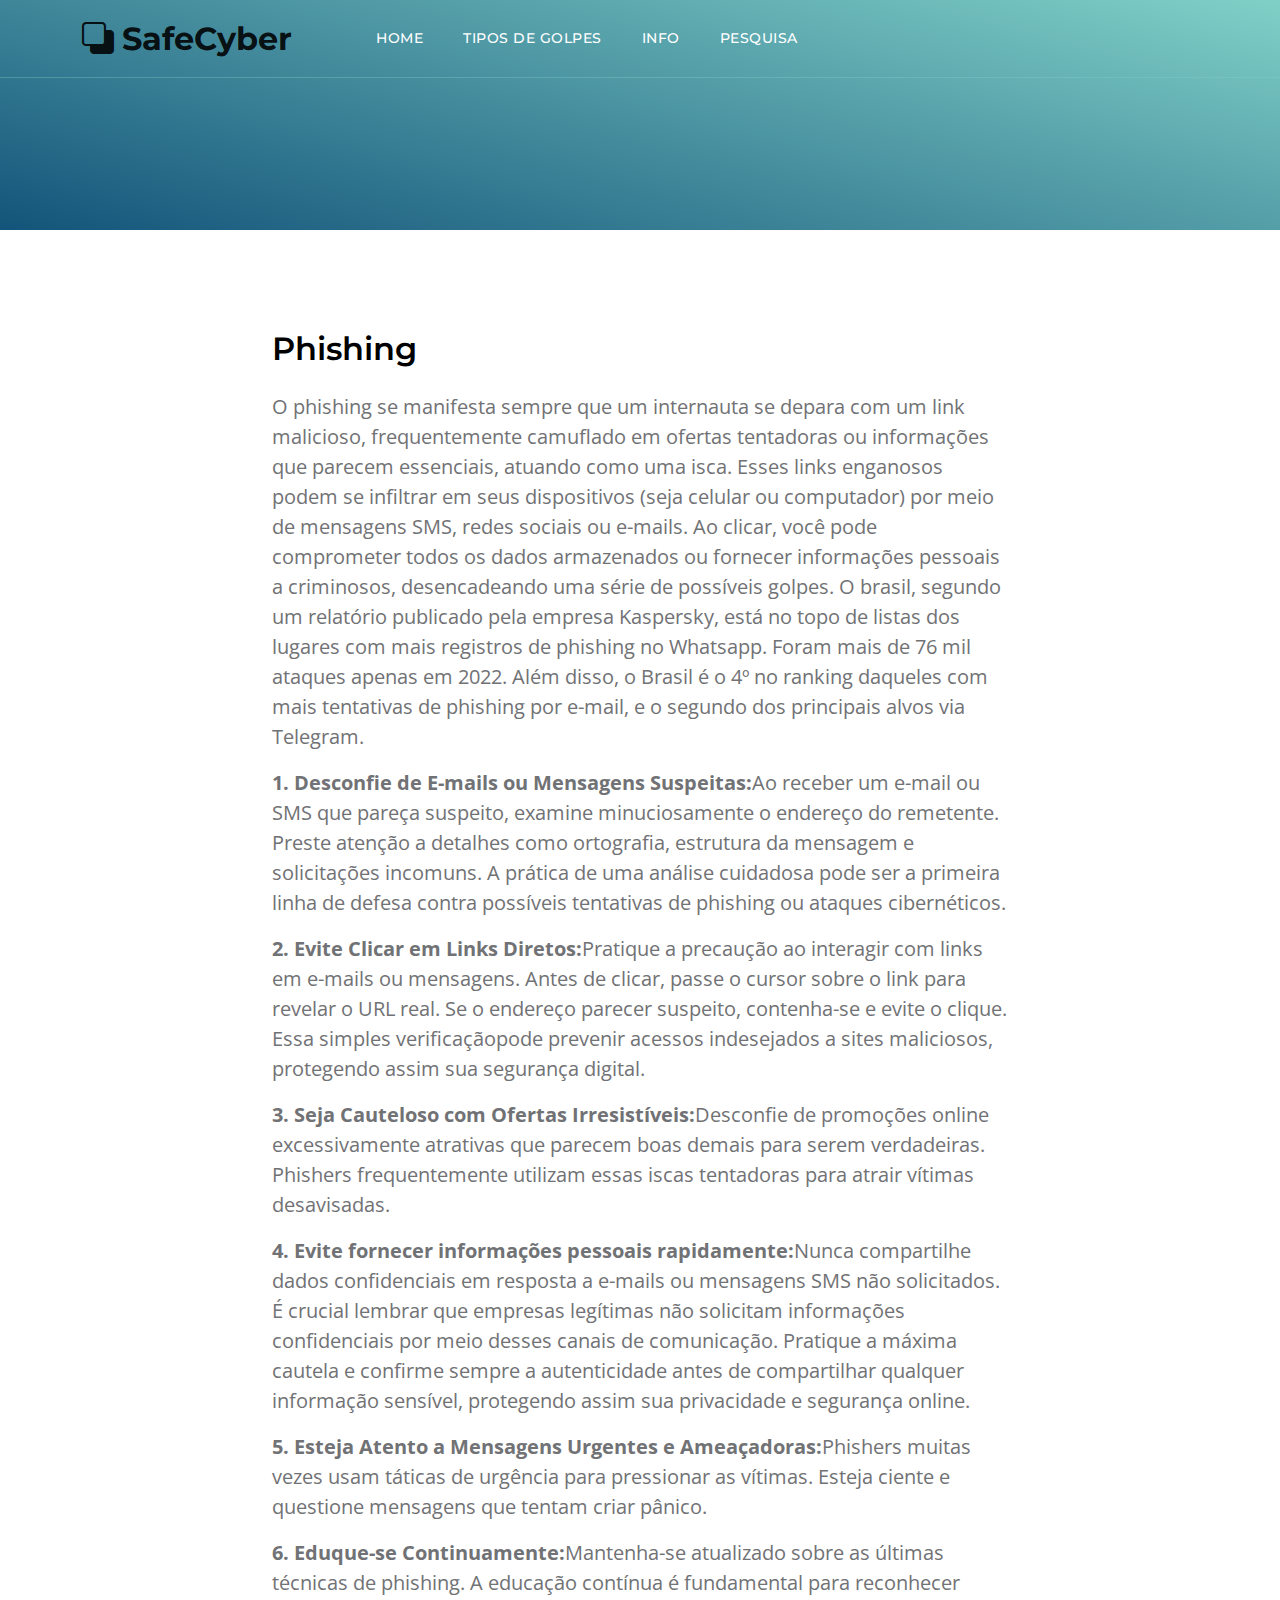
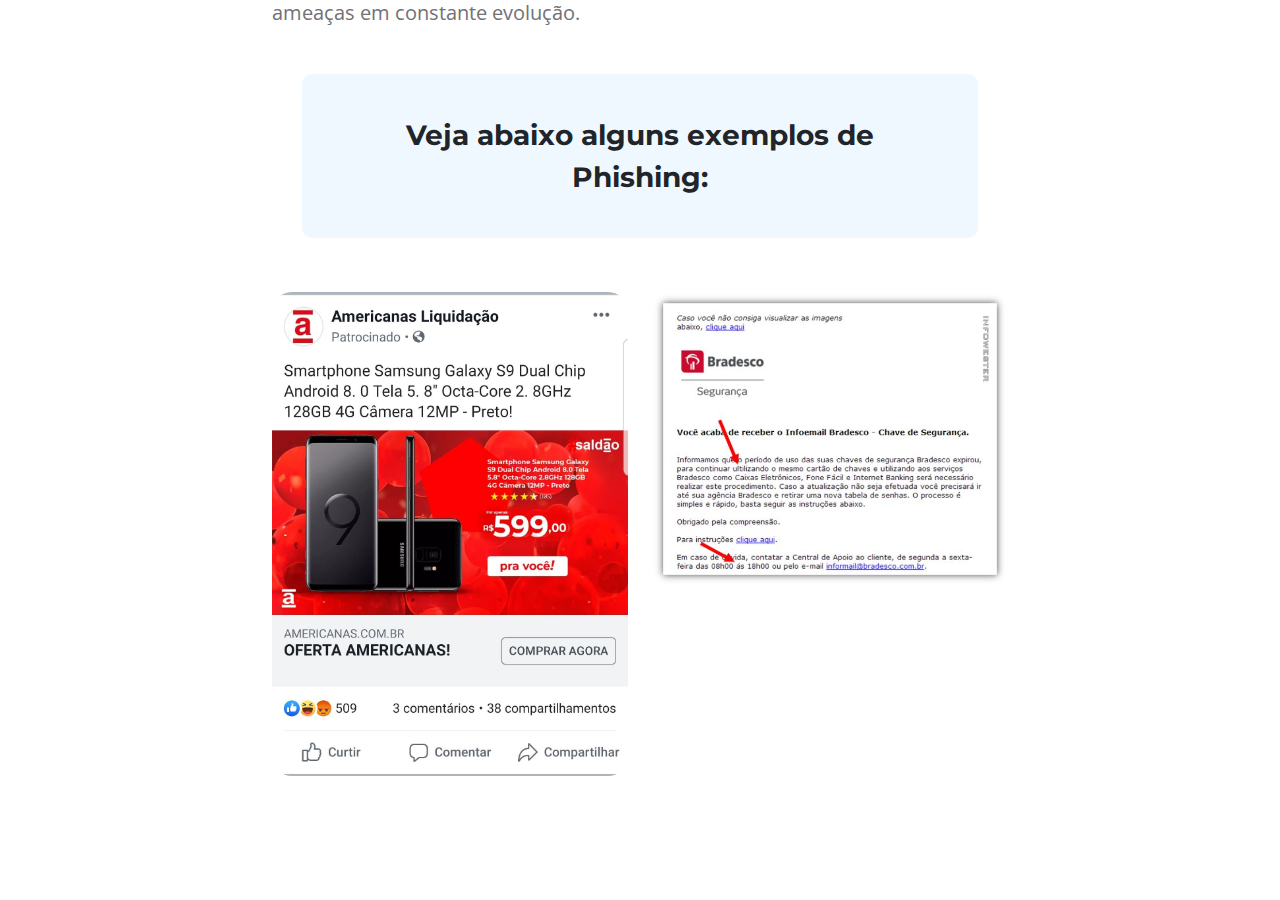
<file: topics-detail.html>
<!doctype html>
<html lang="en">

<head>
    <meta charset="utf-8">
    <meta name="viewport" content="width=device-width, initial-scale=1">

    <meta name="description" content="">
    <meta name="author" content="">

    <title>Topic Detail Page</title>

    <!-- CSS FILES -->
    <link rel="preconnect" href="https://fonts.googleapis.com">

    <link rel="preconnect" href="https://fonts.gstatic.com" crossorigin>

    <link href="https://fonts.googleapis.com/css2?family=Montserrat:wght@500;600;700&family=Open+Sans&display=swap"
        rel="stylesheet">

    <link href="css/bootstrap.min.css" rel="stylesheet">

    <link href="css/bootstrap-icons.css" rel="stylesheet">

    <link href="css/templatemo-topic-listing.css" rel="stylesheet">
    <!--

TemplateMo 590 topic listing

https://templatemo.com/tm-590-topic-listing

-->
</head>

<body id="top">

    <main>

        <nav class="navbar navbar-expand-lg">
            <div class="container">
                <a class="navbar-brand" href="index.html">
                    <i class="bi-back"></i>
                    <span>SafeCyber</span>
                </a>

                <div class="d-lg-none ms-auto me-4">
                    <a href="#top" class="navbar-icon bi-person smoothscroll"></a>
                </div>

                <button class="navbar-toggler" type="button" data-bs-toggle="collapse" data-bs-target="#navbarNav"
                    aria-controls="navbarNav" aria-expanded="false" aria-label="Toggle navigation">
                    <span class="navbar-toggler-icon"></span>
                </button>

                <div class="collapse navbar-collapse" id="navbarNav">
                    <ul class="navbar-nav ms-lg-5 me-lg-auto">
                        <li class="nav-item">
                            <a class="nav-link click-scroll" href="index.html#section_1">Home</a>
                        </li>

                        <li class="nav-item">
                            <a class="nav-link click-scroll" href="index.html#section_2">Tipos de Golpes</a>
                        </li>

                        <li class="nav-item">
                            <a class="nav-link click-scroll" href="index.html#section_3">Info</a>
                        </li>

                        <li class="nav-item">
                            <a class="nav-link click-scroll" href="index.html#section_55">Pesquisa</a>
                        </li>
                        <!-- <li class="nav-item">
                                    <a class="nav-link click-scroll" href="#section_5">Contact</a>
                                </li>
    
                                <li class="nav-item dropdown">
                                    <a class="nav-link dropdown-toggle" href="#" id="navbarLightDropdownMenuLink" role="button" data-bs-toggle="dropdown" aria-expanded="false">Pages</a>
    
                                    <ul class="dropdown-menu dropdown-menu-light" aria-labelledby="navbarLightDropdownMenuLink">
                                        <li><a class="dropdown-item" href="topics-listing.html">Topics Listing</a></li>
    
                                        <li><a class="dropdown-item" href="contact.html">Contact Form</a></li>
                                    </ul>
                                </li> -->
                    </ul>

                    <!-- <div class="d-none d-lg-block">
                                <a href="#top" class="navbar-icon bi-person smoothscroll"></a>
                            </div> -->
                </div>
            </div>
        </nav>


        <header class="site-header d-flex flex-column justify-content-center align-items-center">
            <div class="container">
                <div class="row justify-content-center align-items-center">

                    <!-- <div class="col-lg-5 col-12 mb-5">
                            <nav aria-label="breadcrumb">
                                <ol class="breadcrumb">
                                    <li class="breadcrumb-item"><a href="index.html">Homepage</a></li>

                                    <li class="breadcrumb-item active" aria-current="page">Web Design</li>
                                </ol>
                            </nav>

                            <h2 class="text-white">Introduction to <br> Web Design 101</h2>

                            <div class="d-flex align-items-center mt-5">
                                <a href="#topics-detail" class="btn custom-btn custom-border-btn smoothscroll me-4">Read More</a>

                                <a href="#top" class="custom-icon bi-bookmark smoothscroll"></a>
                            </div>
                        </div>

                        <div class="col-lg-5 col-12">
                            <div class="topics-detail-block bg-white shadow-lg">
                                <img src="images/topics/undraw_Remote_design_team_re_urdx.png" class="topics-detail-block-image img-fluid">
                            </div>
                        </div> -->

                </div>
            </div>
        </header>


        <section class="topics-detail-section section-padding" id="topics-detail">
            <div class="container">
                <div class="row">

                    <div class="col-lg-8 col-12 m-auto">
                        <h3 class="mb-4">Phishing</h3>

                        <p>O phishing se manifesta sempre que um internauta se depara com um link malicioso,
                            frequentemente camuflado em ofertas tentadoras ou informações que parecem essenciais,
                            atuando como uma isca. Esses links enganosos podem se infiltrar em seus dispositivos (seja
                            celular ou computador) por meio de mensagens SMS, redes sociais ou e-mails. Ao clicar, você
                            pode comprometer todos os dados armazenados ou fornecer informações pessoais a criminosos,
                            desencadeando uma série de possíveis golpes. O brasil, segundo um relatório publicado pela
                            empresa Kaspersky, está no topo de listas dos lugares com mais registros de phishing no
                            Whatsapp. Foram mais de 76 mil ataques apenas em 2022. Além disso, o Brasil é o 4º no
                            ranking daqueles com mais tentativas de phishing por e-mail, e o segundo dos principais
                            alvos via Telegram.</p>

                        <p><strong> 1. Desconfie de E-mails ou Mensagens Suspeitas:</strong>Ao receber um e-mail ou
                            SMS
                            que pareça suspeito, examine minuciosamente o endereço do remetente. Preste atenção a
                            detalhes como ortografia, estrutura da mensagem e solicitações incomuns. A prática de uma
                            análise cuidadosa pode ser a primeira linha de defesa contra possíveis tentativas de
                            phishing ou ataques cibernéticos.</p>

                        <p><strong> 2. Evite Clicar em Links Diretos:</strong>Pratique a precaução ao interagir com
                            links
                            em e-mails ou mensagens. Antes de clicar, passe o cursor sobre o link para revelar o URL
                            real. Se o endereço parecer suspeito, contenha-se e evite o clique. Essa simples
                            verificaçãopode prevenir acessos indesejados a sites maliciosos, protegendo assim sua
                            segurança digital.
                        </p>

                        <p><strong>3. Seja Cauteloso com Ofertas Irresistíveis:</strong>Desconfie de promoções online
                            excessivamente atrativas que parecem boas demais para serem verdadeiras. Phishers
                            frequentemente utilizam essas iscas tentadoras para atrair vítimas desavisadas.
                        </p>

                        <p><strong>4. Evite fornecer informações pessoais rapidamente:</strong>Nunca compartilhe
                            dados confidenciais em resposta a e-mails ou mensagens SMS não solicitados. É crucial
                            lembrar que empresas legítimas não solicitam informações confidenciais por meio desses
                            canais de comunicação. Pratique a máxima cautela e confirme sempre a autenticidade antes de
                            compartilhar qualquer informação sensível, protegendo assim sua privacidade e segurança
                            online.
                        </p>

                        <p><strong>5. Esteja Atento a Mensagens Urgentes e Ameaçadoras:</strong>Phishers muitas
                            vezes usam táticas de urgência para pressionar as vítimas. Esteja ciente e questione
                            mensagens que tentam criar pânico.
                        </p>

                        <p><strong>6. Eduque-se Continuamente:</strong>Mantenha-se atualizado sobre as últimas
                            técnicas de phishing. A educação contínua é fundamental para reconhecer ameaças em constante
                            evolução.
                        </p>




                        <blockquote>
                            Veja abaixo alguns exemplos de Phishing:
                        </blockquote>

                        <div class="row my-4">
                            <div class="col-lg-6 col-md-6 col-12">
                                <img src="images/WhatsApp Image 2023-12-06 at 18.15.35.jpeg"
                                    class="topics-detail-block-image img-fluid">
                            </div>

                            <div class="col-lg-6 col-md-6 col-12 mt-4 mt-lg-0 mt-md-0">
                                <img src="images/WhatsApp Image 2023-12-06 at 18.27.08.jpeg"
                                    class="topics-detail-block-image img-fluid">
                            </div>
                        </div>

                        <!-- <p>Most people start with freelancing skills they already have as a side hustle to build up
                            income. This extra cash can be used for a vacation, to boost up savings, investing, build
                            business.</p> -->
                    </div>

                </div>
            </div>
        </section>


        <!-- <section class="section-padding section-bg">
            <div class="container">
                <div class="row justify-content-center">

                    <div class="col-lg-5 col-12">
                        <img src="images/rear-view-young-college-student.jpg" class="newsletter-image img-fluid" alt="">
                    </div>

                    <div class="col-lg-5 col-12 subscribe-form-wrap d-flex justify-content-center align-items-center">
                        <form class="custom-form subscribe-form" action="#" method="post" role="form">
                            <h4 class="mb-4 pb-2">Get Newsletter</h4>

                            <input type="email" name="subscribe-email" id="subscribe-email" pattern="[^ @]*@[^ @]*"
                                class="form-control" placeholder="Email Address" required="">

                            <div class="col-lg-12 col-12">
                                <button type="submit" class="form-control">Subscribe</button>
                            </div>
                        </form>
                    </div>

                </div>
            </div>
        </section> -->
    </main>

    <!-- <footer class="site-footer section-padding">
        <div class="container">
            <div class="row">

                <div class="col-lg-3 col-12 mb-4 pb-2">
                    <a class="navbar-brand mb-2" href="index.html">
                        <i class="bi-back"></i>
                        <span>Topic</span>
                    </a>
                </div>

                <div class="col-lg-3 col-md-4 col-6">
                    <h6 class="site-footer-title mb-3">Resources</h6>

                    <ul class="site-footer-links">
                        <li class="site-footer-link-item">
                            <a href="#" class="site-footer-link">Home</a>
                        </li>

                        <li class="site-footer-link-item">
                            <a href="#" class="site-footer-link">How it works</a>
                        </li>

                        <li class="site-footer-link-item">
                            <a href="#" class="site-footer-link">FAQs</a>
                        </li>

                        <li class="site-footer-link-item">
                            <a href="#" class="site-footer-link">Contact</a>
                        </li>
                    </ul>
                </div>

                <div class="col-lg-3 col-md-4 col-6 mb-4 mb-lg-0">
                    <h6 class="site-footer-title mb-3">Information</h6>

                    <p class="text-white d-flex mb-1">
                        <a href="tel: 305-240-9671" class="site-footer-link">
                            305-240-9671
                        </a>
                    </p>

                    <p class="text-white d-flex">
                        <a href="mailto:info@company.com" class="site-footer-link">
                            info@company.com
                        </a>
                    </p>
                </div>

                <div class="col-lg-3 col-md-4 col-12 mt-4 mt-lg-0 ms-auto">
                    <div class="dropdown">
                        <button class="btn btn-secondary dropdown-toggle" type="button" data-bs-toggle="dropdown"
                            aria-expanded="false">
                            English</button>

                        <ul class="dropdown-menu">
                            <li><button class="dropdown-item" type="button">Thai</button></li>

                            <li><button class="dropdown-item" type="button">Myanmar</button></li>

                            <li><button class="dropdown-item" type="button">Arabic</button></li>
                        </ul>
                    </div>

                    <p class="copyright-text mt-lg-5 mt-4">Copyright © 2048 Topic Listing Center. All rights reserved.
                        <br><br>Design: <a rel="nofollow" href="https://templatemo.com" target="_blank">TemplateMo</a>
                    </p>

                </div>

            </div>
        </div>
    </footer> -->

    <!-- JAVASCRIPT FILES -->
    <script src="js/jquery.min.js"></script>
    <script src="js/bootstrap.bundle.min.js"></script>
    <script src="js/jquery.sticky.js"></script>
    <script src="js/custom.js"></script>

</body>

</html>
</file>
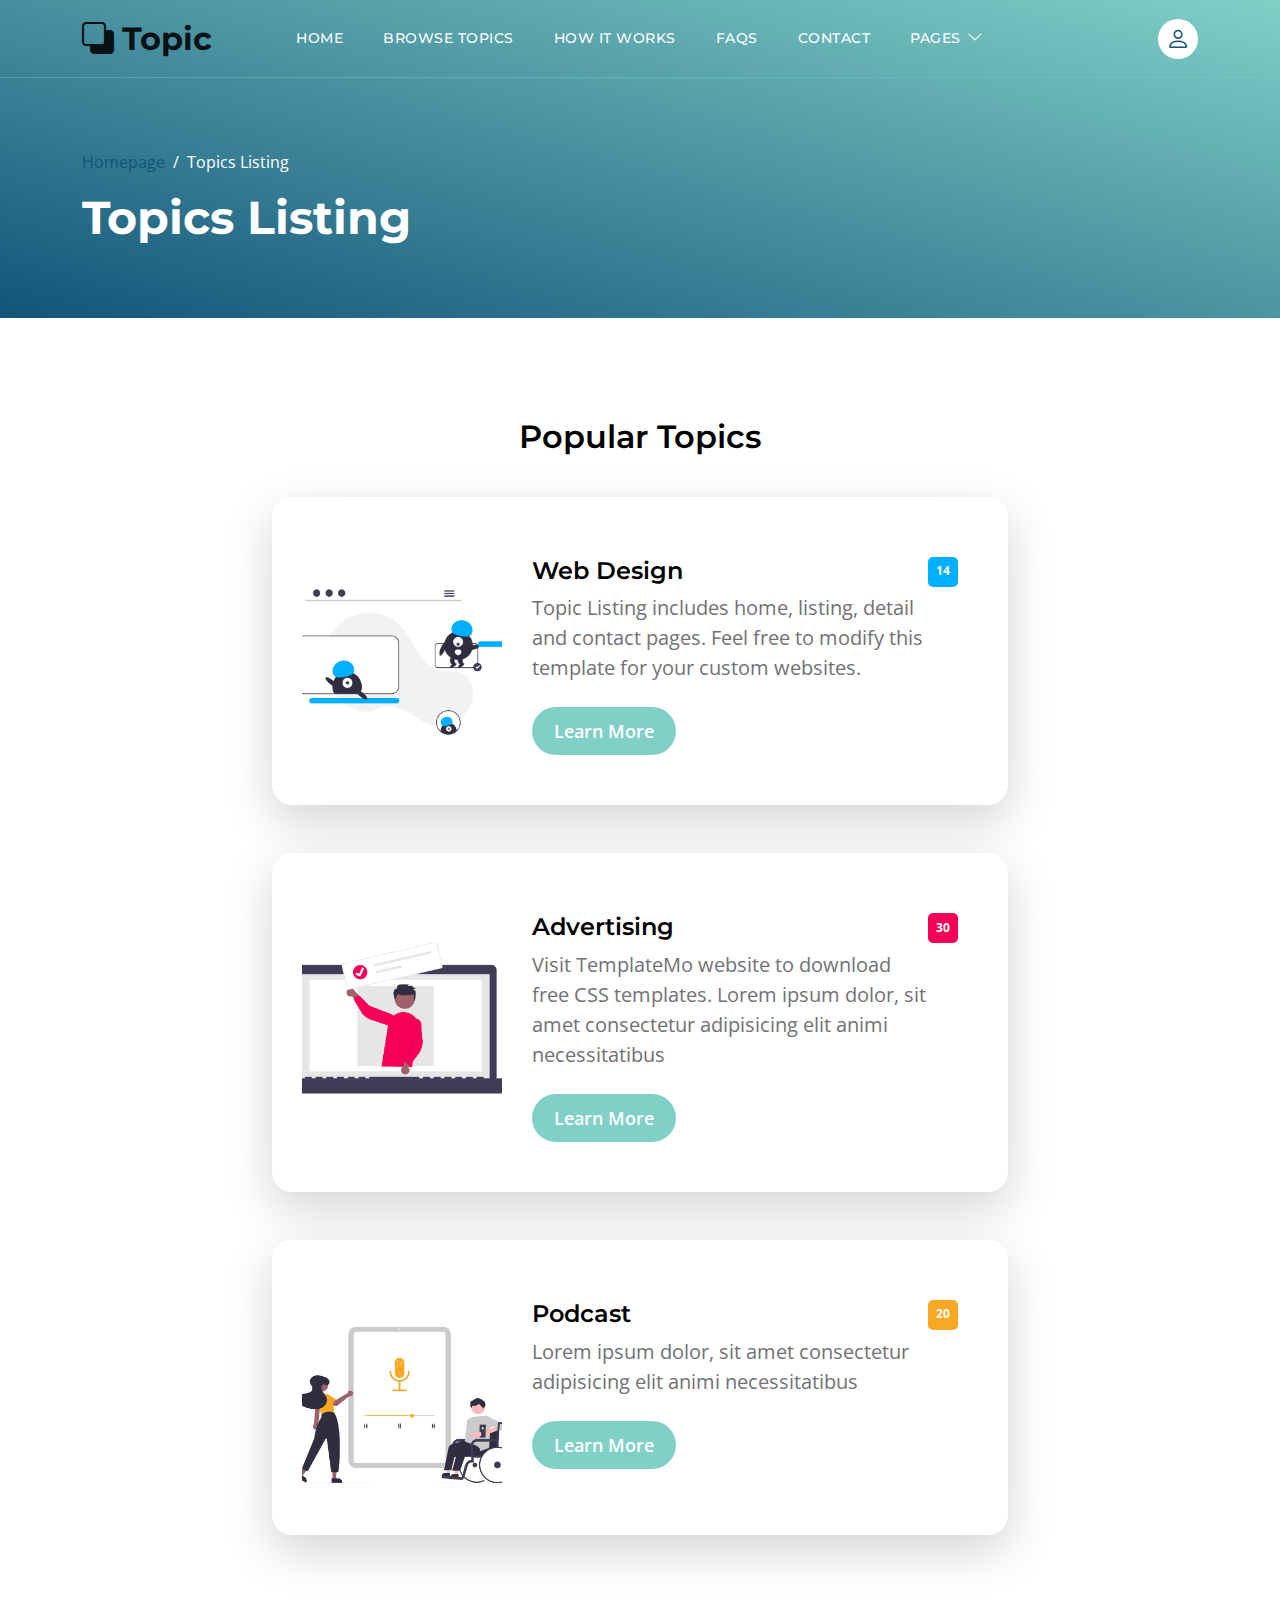
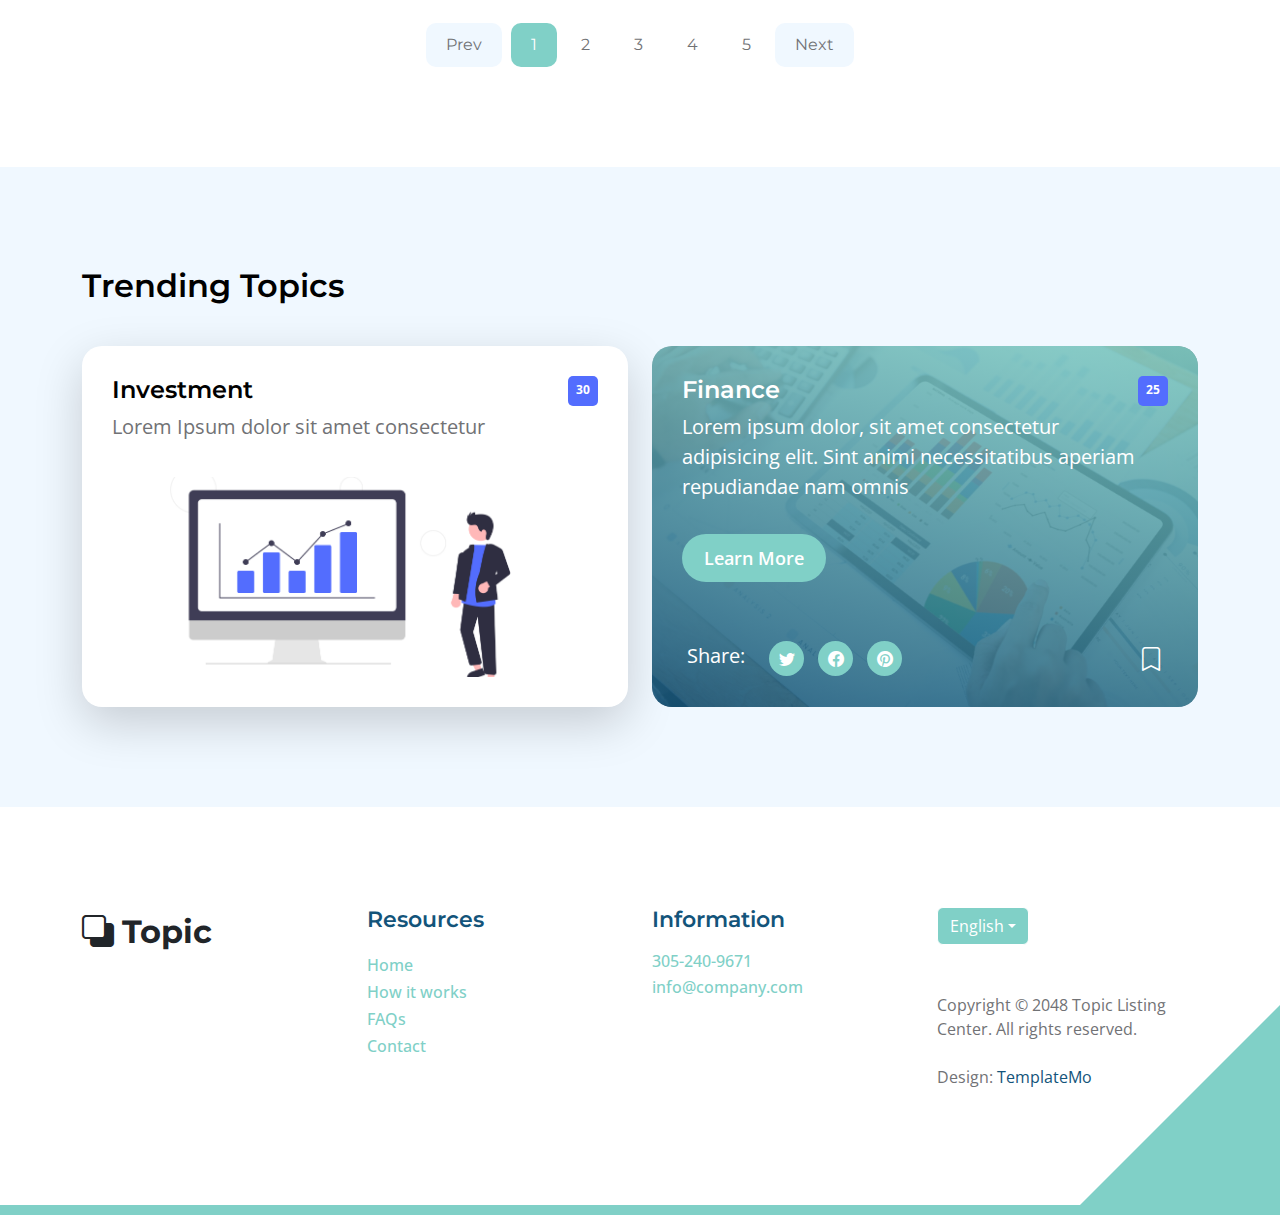
<file: topics-listing.html>
<!doctype html>
<html lang="en">
    <head>
        <meta charset="utf-8">
        <meta name="viewport" content="width=device-width, initial-scale=1">

        <meta name="description" content="">
        <meta name="author" content="">

        <title>Topic Listing Page</title>

        <!-- CSS FILES -->        
        <link rel="preconnect" href="https://fonts.googleapis.com">
        
        <link rel="preconnect" href="https://fonts.gstatic.com" crossorigin>

        <link href="https://fonts.googleapis.com/css2?family=Montserrat:wght@500;600;700&family=Open+Sans&display=swap" rel="stylesheet">
                        
        <link href="css/bootstrap.min.css" rel="stylesheet">

        <link href="css/bootstrap-icons.css" rel="stylesheet">

        <link href="css/templatemo-topic-listing.css" rel="stylesheet">
<!--

TemplateMo 590 topic listing

https://templatemo.com/tm-590-topic-listing

-->
    </head>
    
    <body class="topics-listing-page" id="top">

        <main>

            <nav class="navbar navbar-expand-lg">
                <div class="container">
                    <a class="navbar-brand" href="index.html">
                        <i class="bi-back"></i>
                        <span>Topic</span>
                    </a>

                    <div class="d-lg-none ms-auto me-4">
                        <a href="#top" class="navbar-icon bi-person smoothscroll"></a>
                    </div>
    
                    <button class="navbar-toggler" type="button" data-bs-toggle="collapse" data-bs-target="#navbarNav" aria-controls="navbarNav" aria-expanded="false" aria-label="Toggle navigation">
                        <span class="navbar-toggler-icon"></span>
                    </button>
    
                    <div class="collapse navbar-collapse" id="navbarNav">
                        <ul class="navbar-nav ms-lg-5 me-lg-auto">
                            <li class="nav-item">
                                <a class="nav-link click-scroll" href="index.html#section_1">Home</a>
                            </li>

                            <li class="nav-item">
                                <a class="nav-link click-scroll" href="index.html#section_2">Browse Topics</a>
                            </li>
    
                            <li class="nav-item">
                                <a class="nav-link click-scroll" href="index.html#section_3">How it works</a>
                            </li>

                            <li class="nav-item">
                                <a class="nav-link click-scroll" href="index.html#section_4">FAQs</a>
                            </li>
    
                            <li class="nav-item">
                                <a class="nav-link click-scroll" href="index.html#section_5">Contact</a>
                            </li>

                            <li class="nav-item dropdown">
                                <a class="nav-link dropdown-toggle" href="#section_5" id="navbarLightDropdownMenuLink" role="button" data-bs-toggle="dropdown" aria-expanded="false">Pages</a>

                                <ul class="dropdown-menu dropdown-menu-light" aria-labelledby="navbarLightDropdownMenuLink">
                                    <li><a class="dropdown-item active" href="topics-listing.html">Topics Listing</a></li>

                                    <li><a class="dropdown-item" href="contact.html">Contact Form</a></li>
                                </ul>
                            </li>
                        </ul>

                        <div class="d-none d-lg-block">
                            <a href="#top" class="navbar-icon bi-person smoothscroll"></a>
                        </div>
                    </div>
                </div>
            </nav>


            <header class="site-header d-flex flex-column justify-content-center align-items-center">
                <div class="container">
                    <div class="row align-items-center">

                        <div class="col-lg-5 col-12">
                            <nav aria-label="breadcrumb">
                                <ol class="breadcrumb">
                                    <li class="breadcrumb-item"><a href="index.html">Homepage</a></li>

                                    <li class="breadcrumb-item active" aria-current="page">Topics Listing</li>
                                </ol>
                            </nav>

                            <h2 class="text-white">Topics Listing</h2>
                        </div>

                    </div>
                </div>
            </header>


            <section class="section-padding">
                <div class="container">
                    <div class="row">

                        <div class="col-lg-12 col-12 text-center">
                            <h3 class="mb-4">Popular Topics</h3>
                        </div>

                        <div class="col-lg-8 col-12 mt-3 mx-auto">
                            <div class="custom-block custom-block-topics-listing bg-white shadow-lg mb-5">
                                <div class="d-flex">
                                    <img src="images/topics/undraw_Remote_design_team_re_urdx.png" class="custom-block-image img-fluid" alt="">

                                    <div class="custom-block-topics-listing-info d-flex">
                                        <div>
                                            <h5 class="mb-2">Web Design</h5>

                                            <p class="mb-0">Topic Listing includes home, listing, detail and contact pages. Feel free to modify this template for your custom websites.</p>

                                            <a href="topics-detail.html" class="btn custom-btn mt-3 mt-lg-4">Learn More</a>
                                        </div>

                                        <span class="badge bg-design rounded-pill ms-auto">14</span>
                                    </div>
                                </div>
                            </div>

                            <div class="custom-block custom-block-topics-listing bg-white shadow-lg mb-5">
                                <div class="d-flex">
                                    <img src="images/topics/undraw_online_ad_re_ol62.png" class="custom-block-image img-fluid" alt="">

                                    <div class="custom-block-topics-listing-info d-flex">
                                        <div>
                                            <h5 class="mb-2">Advertising</h5>

                                            <p class="mb-0">Visit TemplateMo website to download free CSS templates. Lorem ipsum dolor, sit amet consectetur adipisicing elit animi necessitatibus</p>

                                            <a href="topics-detail.html" class="btn custom-btn mt-3 mt-lg-4">Learn More</a>
                                        </div>

                                        <span class="badge bg-advertising rounded-pill ms-auto">30</span>
                                    </div>
                                </div>
                            </div>

                            <div class="custom-block custom-block-topics-listing bg-white shadow-lg mb-5">
                                <div class="d-flex">
                                    <img src="images/topics/undraw_Podcast_audience_re_4i5q.png" class="custom-block-image img-fluid" alt="">

                                    <div class="custom-block-topics-listing-info d-flex">
                                        <div>
                                            <h5 class="mb-2">Podcast</h5>

                                            <p class="mb-0">Lorem ipsum dolor, sit amet consectetur adipisicing elit animi necessitatibus</p>

                                            <a href="topics-detail.html" class="btn custom-btn mt-3 mt-lg-4">Learn More</a>
                                        </div>

                                        <span class="badge bg-music rounded-pill ms-auto">20</span>
                                    </div>
                                </div>
                            </div>
                        </div>

                        <div class="col-lg-12 col-12">
                            <nav aria-label="Page navigation example">
                                <ul class="pagination justify-content-center mb-0">
                                    <li class="page-item">
                                        <a class="page-link" href="#" aria-label="Previous">
                                            <span aria-hidden="true">Prev</span>
                                        </a>
                                    </li>

                                    <li class="page-item active" aria-current="page">
                                        <a class="page-link" href="#">1</a>
                                    </li>
                                    
                                    <li class="page-item">
                                        <a class="page-link" href="#">2</a>
                                    </li>
                                    
                                    <li class="page-item">
                                        <a class="page-link" href="#">3</a>
                                    </li>

                                    <li class="page-item">
                                        <a class="page-link" href="#">4</a>
                                    </li>

                                    <li class="page-item">
                                        <a class="page-link" href="#">5</a>
                                    </li>
                                    
                                    <li class="page-item">
                                        <a class="page-link" href="#" aria-label="Next">
                                            <span aria-hidden="true">Next</span>
                                        </a>
                                    </li>
                                </ul>
                            </nav>
                        </div>

                    </div>
                </div>
            </section>


            <section class="section-padding section-bg">
                <div class="container">
                    <div class="row">

                        <div class="col-lg-12 col-12">
                            <h3 class="mb-4">Trending Topics</h3>
                        </div>

                        <div class="col-lg-6 col-md-6 col-12 mt-3 mb-4 mb-lg-0">
                            <div class="custom-block bg-white shadow-lg">
                                <a href="topics-detail.html">
                                    <div class="d-flex">
                                        <div>
                                            <h5 class="mb-2">Investment</h5>

                                            <p class="mb-0">Lorem Ipsum dolor sit amet consectetur</p>
                                        </div>

                                        <span class="badge bg-finance rounded-pill ms-auto">30</span>
                                    </div>

                                    <img src="images/topics/undraw_Finance_re_gnv2.png" class="custom-block-image img-fluid" alt="">
                                </a>
                            </div>
                        </div>

                        <div class="col-lg-6 col-md-6 col-12 mt-lg-3">
                            <div class="custom-block custom-block-overlay">
                                <div class="d-flex flex-column h-100">
                                    <img src="images/businesswoman-using-tablet-analysis.jpg" class="custom-block-image img-fluid" alt="">

                                    <div class="custom-block-overlay-text d-flex">
                                        <div>
                                            <h5 class="text-white mb-2">Finance</h5>

                                            <p class="text-white">Lorem ipsum dolor, sit amet consectetur adipisicing elit. Sint animi necessitatibus aperiam repudiandae nam omnis</p>

                                            <a href="topics-detail.html" class="btn custom-btn mt-2 mt-lg-3">Learn More</a>
                                        </div>

                                        <span class="badge bg-finance rounded-pill ms-auto">25</span>
                                    </div>

                                    <div class="social-share d-flex">
                                        <p class="text-white me-4">Share:</p>

                                        <ul class="social-icon">
                                            <li class="social-icon-item">
                                                <a href="#" class="social-icon-link bi-twitter"></a>
                                            </li>

                                            <li class="social-icon-item">
                                                <a href="#" class="social-icon-link bi-facebook"></a>
                                            </li>

                                            <li class="social-icon-item">
                                                <a href="#" class="social-icon-link bi-pinterest"></a>
                                            </li>
                                        </ul>

                                        <a href="#" class="custom-icon bi-bookmark ms-auto"></a>
                                    </div>

                                    <div class="section-overlay"></div>
                                </div>
                            </div>
                        </div>

                    </div>
                </div>
            </section>
        </main>

		<footer class="site-footer section-padding">
            <div class="container">
                <div class="row">

                    <div class="col-lg-3 col-12 mb-4 pb-2">
                        <a class="navbar-brand mb-2" href="index.html">
                            <i class="bi-back"></i>
                            <span>Topic</span>
                        </a>
                    </div>

                    <div class="col-lg-3 col-md-4 col-6">
                        <h6 class="site-footer-title mb-3">Resources</h6>

                        <ul class="site-footer-links">
                            <li class="site-footer-link-item">
                                <a href="#" class="site-footer-link">Home</a>
                            </li>

                            <li class="site-footer-link-item">
                                <a href="#" class="site-footer-link">How it works</a>
                            </li>

                            <li class="site-footer-link-item">
                                <a href="#" class="site-footer-link">FAQs</a>
                            </li>

                            <li class="site-footer-link-item">
                                <a href="#" class="site-footer-link">Contact</a>
                            </li>
                        </ul>
                    </div>

                    <div class="col-lg-3 col-md-4 col-6 mb-4 mb-lg-0">
                        <h6 class="site-footer-title mb-3">Information</h6>

                        <p class="text-white d-flex mb-1">
                            <a href="tel: 305-240-9671" class="site-footer-link">
                                305-240-9671
                            </a>
                        </p>

                        <p class="text-white d-flex">
                            <a href="mailto:info@company.com" class="site-footer-link">
                                info@company.com
                            </a>
                        </p>
                    </div>

                    <div class="col-lg-3 col-md-4 col-12 mt-4 mt-lg-0 ms-auto">
                        <div class="dropdown">
                            <button class="btn btn-secondary dropdown-toggle" type="button" data-bs-toggle="dropdown" aria-expanded="false">
                            English</button>

                            <ul class="dropdown-menu">
                                <li><button class="dropdown-item" type="button">Thai</button></li>

                                <li><button class="dropdown-item" type="button">Myanmar</button></li>

                                <li><button class="dropdown-item" type="button">Arabic</button></li>
                            </ul>
                        </div>

                        <p class="copyright-text mt-lg-5 mt-4">Copyright © 2048 Topic Listing Center. All rights reserved.
                        <br><br>Design: <a rel="nofollow" href="https://templatemo.com" target="_blank">TemplateMo</a></p>
                        
                    </div>

                </div>
            </div>
        </footer>

        <!-- JAVASCRIPT FILES -->
        <script src="js/jquery.min.js"></script>
        <script src="js/bootstrap.bundle.min.js"></script>
        <script src="js/jquery.sticky.js"></script>
        <script src="js/custom.js"></script>

    </body>
</html>
</file>
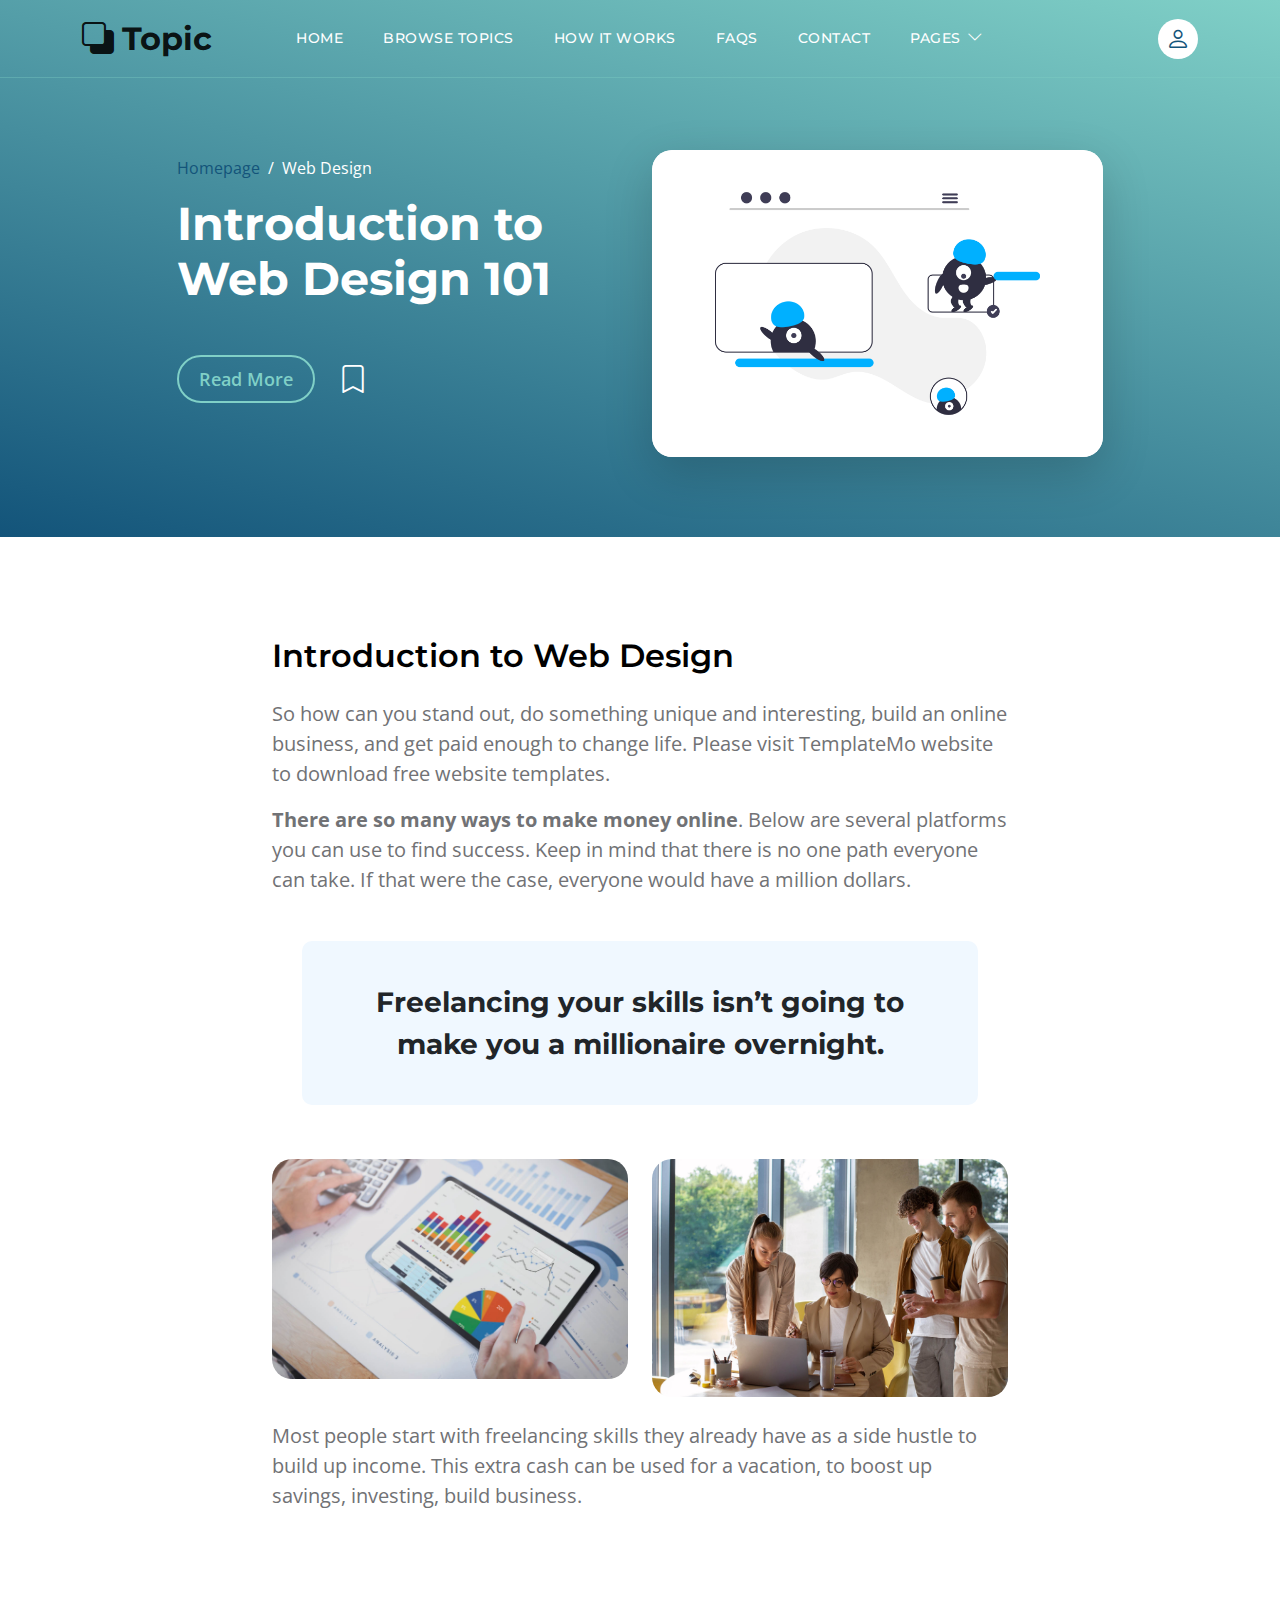
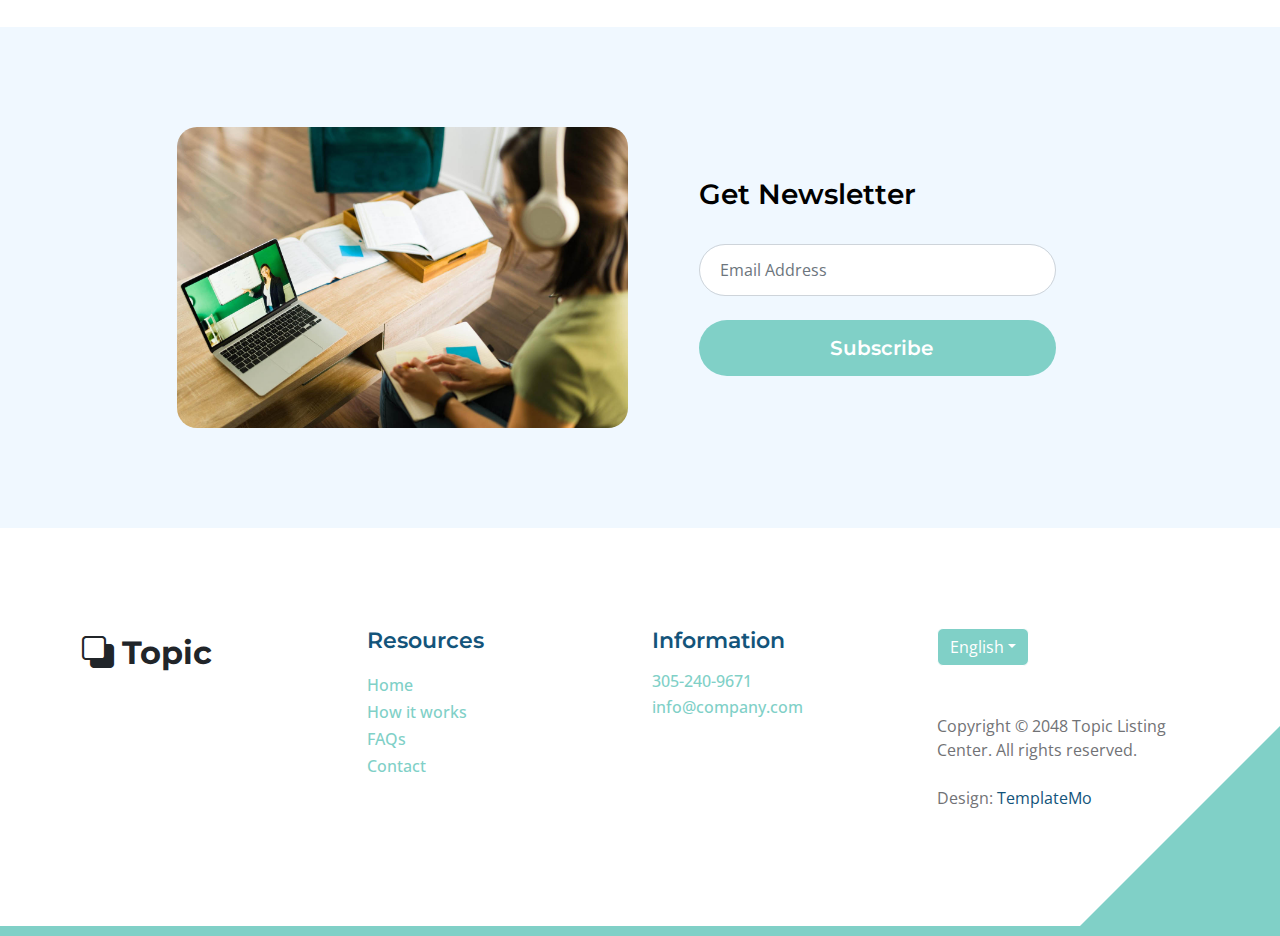
<file: templatemo_590_topic_listing/topics-detail.html>
<!doctype html>
<html lang="en">
    <head>
        <meta charset="utf-8">
        <meta name="viewport" content="width=device-width, initial-scale=1">

        <meta name="description" content="">
        <meta name="author" content="">

        <title>Topic Detail Page</title>

        <!-- CSS FILES -->        
        <link rel="preconnect" href="https://fonts.googleapis.com">
        
        <link rel="preconnect" href="https://fonts.gstatic.com" crossorigin>

        <link href="https://fonts.googleapis.com/css2?family=Montserrat:wght@500;600;700&family=Open+Sans&display=swap" rel="stylesheet">
                        
        <link href="css/bootstrap.min.css" rel="stylesheet">

        <link href="css/bootstrap-icons.css" rel="stylesheet">

        <link href="css/templatemo-topic-listing.css" rel="stylesheet">
<!--

TemplateMo 590 topic listing

https://templatemo.com/tm-590-topic-listing

-->
    </head>
    
    <body id="top">

        <main>

            <nav class="navbar navbar-expand-lg">
                <div class="container">
                    <a class="navbar-brand" href="index.html">
                        <i class="bi-back"></i>
                        <span>Topic</span>
                    </a>

                    <div class="d-lg-none ms-auto me-4">
                        <a href="#top" class="navbar-icon bi-person smoothscroll"></a>
                    </div>
    
                    <button class="navbar-toggler" type="button" data-bs-toggle="collapse" data-bs-target="#navbarNav" aria-controls="navbarNav" aria-expanded="false" aria-label="Toggle navigation">
                        <span class="navbar-toggler-icon"></span>
                    </button>
    
                    <div class="collapse navbar-collapse" id="navbarNav">
                        <ul class="navbar-nav ms-lg-5 me-lg-auto">
                            <li class="nav-item">
                                <a class="nav-link click-scroll" href="index.html#section_1">Home</a>
                            </li>

                            <li class="nav-item">
                                <a class="nav-link click-scroll" href="index.html#section_2">Browse Topics</a>
                            </li>
    
                            <li class="nav-item">
                                <a class="nav-link click-scroll" href="index.html#section_3">How it works</a>
                            </li>

                            <li class="nav-item">
                                <a class="nav-link click-scroll" href="index.html#section_4">FAQs</a>
                            </li>
    
                            <li class="nav-item">
                                <a class="nav-link click-scroll" href="index.html#section_5">Contact</a>
                            </li>

                            <li class="nav-item dropdown">
                                <a class="nav-link dropdown-toggle" href="#section_5" id="navbarLightDropdownMenuLink" role="button" data-bs-toggle="dropdown" aria-expanded="false">Pages</a>

                                <ul class="dropdown-menu dropdown-menu-light" aria-labelledby="navbarLightDropdownMenuLink">
                                    <li><a class="dropdown-item" href="topics-listing.html">Topics Listing</a></li>

                                    <li><a class="dropdown-item" href="contact.html">Contact Form</a></li>
                                </ul>
                            </li>
                        </ul>

                        <div class="d-none d-lg-block">
                            <a href="#top" class="navbar-icon bi-person smoothscroll"></a>
                        </div>
                    </div>
                </div>
            </nav>
            

            <header class="site-header d-flex flex-column justify-content-center align-items-center">
                <div class="container">
                    <div class="row justify-content-center align-items-center">

                        <div class="col-lg-5 col-12 mb-5">
                            <nav aria-label="breadcrumb">
                                <ol class="breadcrumb">
                                    <li class="breadcrumb-item"><a href="index.html">Homepage</a></li>

                                    <li class="breadcrumb-item active" aria-current="page">Web Design</li>
                                </ol>
                            </nav>

                            <h2 class="text-white">Introduction to <br> Web Design 101</h2>

                            <div class="d-flex align-items-center mt-5">
                                <a href="#topics-detail" class="btn custom-btn custom-border-btn smoothscroll me-4">Read More</a>

                                <a href="#top" class="custom-icon bi-bookmark smoothscroll"></a>
                            </div>
                        </div>

                        <div class="col-lg-5 col-12">
                            <div class="topics-detail-block bg-white shadow-lg">
                                <img src="images/topics/undraw_Remote_design_team_re_urdx.png" class="topics-detail-block-image img-fluid">
                            </div>
                        </div>

                    </div>
                </div>
            </header>


            <section class="topics-detail-section section-padding" id="topics-detail">
                <div class="container">
                    <div class="row">

                        <div class="col-lg-8 col-12 m-auto">
                            <h3 class="mb-4">Introduction to Web Design</h3>

                            <p>So how can you stand out, do something unique and interesting, build an online business, and get paid enough to change life. Please visit TemplateMo website to download free website templates.</p>

                            <p><strong>There are so many ways to make money online</strong>. Below are several platforms you can use to find success. Keep in mind that there is no one path everyone can take. If that were the case, everyone would have a million dollars.</p>

                            <blockquote>
                                Freelancing your skills isn’t going to make you a millionaire overnight.
                            </blockquote>

                            <div class="row my-4">
                                <div class="col-lg-6 col-md-6 col-12">
                                    <img src="images/businesswoman-using-tablet-analysis.jpg" class="topics-detail-block-image img-fluid">
                                </div>

                                <div class="col-lg-6 col-md-6 col-12 mt-4 mt-lg-0 mt-md-0">
                                    <img src="images/colleagues-working-cozy-office-medium-shot.jpg" class="topics-detail-block-image img-fluid">
                                </div>
                            </div>

                            <p>Most people start with freelancing skills they already have as a side hustle to build up income. This extra cash can be used for a vacation, to boost up savings, investing, build business.</p>
                        </div>

                    </div>
                </div>
            </section>


            <section class="section-padding section-bg">
                <div class="container">
                    <div class="row justify-content-center">

                        <div class="col-lg-5 col-12">
                            <img src="images/rear-view-young-college-student.jpg" class="newsletter-image img-fluid" alt="">
                        </div>

                        <div class="col-lg-5 col-12 subscribe-form-wrap d-flex justify-content-center align-items-center">
                            <form class="custom-form subscribe-form" action="#" method="post" role="form">
                                <h4 class="mb-4 pb-2">Get Newsletter</h4>

                                <input type="email" name="subscribe-email" id="subscribe-email" pattern="[^ @]*@[^ @]*" class="form-control" placeholder="Email Address" required="">

                                <div class="col-lg-12 col-12">
                                    <button type="submit" class="form-control">Subscribe</button>
                                </div>
                            </form>
                        </div>

                    </div>
                </div>
            </section>
        </main>
		
        <footer class="site-footer section-padding">
            <div class="container">
                <div class="row">

                    <div class="col-lg-3 col-12 mb-4 pb-2">
                        <a class="navbar-brand mb-2" href="index.html">
                            <i class="bi-back"></i>
                            <span>Topic</span>
                        </a>
                    </div>

                    <div class="col-lg-3 col-md-4 col-6">
                        <h6 class="site-footer-title mb-3">Resources</h6>

                        <ul class="site-footer-links">
                            <li class="site-footer-link-item">
                                <a href="#" class="site-footer-link">Home</a>
                            </li>

                            <li class="site-footer-link-item">
                                <a href="#" class="site-footer-link">How it works</a>
                            </li>

                            <li class="site-footer-link-item">
                                <a href="#" class="site-footer-link">FAQs</a>
                            </li>

                            <li class="site-footer-link-item">
                                <a href="#" class="site-footer-link">Contact</a>
                            </li>
                        </ul>
                    </div>

                    <div class="col-lg-3 col-md-4 col-6 mb-4 mb-lg-0">
                        <h6 class="site-footer-title mb-3">Information</h6>

                        <p class="text-white d-flex mb-1">
                            <a href="tel: 305-240-9671" class="site-footer-link">
                                305-240-9671
                            </a>
                        </p>

                        <p class="text-white d-flex">
                            <a href="mailto:info@company.com" class="site-footer-link">
                                info@company.com
                            </a>
                        </p>
                    </div>

                    <div class="col-lg-3 col-md-4 col-12 mt-4 mt-lg-0 ms-auto">
                        <div class="dropdown">
                            <button class="btn btn-secondary dropdown-toggle" type="button" data-bs-toggle="dropdown" aria-expanded="false">
                            English</button>

                            <ul class="dropdown-menu">
                                <li><button class="dropdown-item" type="button">Thai</button></li>

                                <li><button class="dropdown-item" type="button">Myanmar</button></li>

                                <li><button class="dropdown-item" type="button">Arabic</button></li>
                            </ul>
                        </div>

                        <p class="copyright-text mt-lg-5 mt-4">Copyright © 2048 Topic Listing Center. All rights reserved.
                        <br><br>Design: <a rel="nofollow" href="https://templatemo.com" target="_blank">TemplateMo</a></p>
                        
                    </div>

                </div>
            </div>
        </footer>

        <!-- JAVASCRIPT FILES -->
        <script src="js/jquery.min.js"></script>
        <script src="js/bootstrap.bundle.min.js"></script>
        <script src="js/jquery.sticky.js"></script>
        <script src="js/custom.js"></script>

    </body>
</html>
</file>
<file: css/templatemo-topic-listing.css>
/*

TemplateMo 590 topic listing

https://templatemo.com/tm-590-topic-listing

*/

/*---------------------------------------
  CUSTOM PROPERTIES ( VARIABLES )             
-----------------------------------------*/
:root {
  --white-color:                  #ffffff;
  --primary-color:                #13547a;
  --secondary-color:              #80d0c7;
  --section-bg-color:             #f0f8ff;
  --custom-btn-bg-color:          #80d0c7;
  --custom-btn-bg-hover-color:    #13547a;
  --dark-color:                   #000000;
  --p-color:                      #717275;
  --border-color:                 #7fffd4;
  --link-hover-color:             #13547a;

  --body-font-family:             'Open Sans', sans-serif;
  --title-font-family:            'Montserrat', sans-serif;

  --h1-font-size:                 58px;
  --h2-font-size:                 46px;
  --h3-font-size:                 32px;
  --h4-font-size:                 28px;
  --h5-font-size:                 24px;
  --h6-font-size:                 22px;
  --p-font-size:                  20px;
  --menu-font-size:               14px;
  --btn-font-size:                18px;
  --copyright-font-size:          16px;

  --border-radius-large:          100px;
  --border-radius-medium:         20px;
  --border-radius-small:          10px;

  --font-weight-normal:           400;
  --font-weight-medium:           500;
  --font-weight-semibold:         600;
  --font-weight-bold:             700;
}

body {
  background-color: var(--white-color);
  font-family: var(--body-font-family); 
}


/*---------------------------------------
  TYPOGRAPHY               
-----------------------------------------*/

h2,
h3,
h4,
h5,
h6 {
  color: var(--dark-color);
}

h1,
h2,
h3,
h4,
h5,
h6 {
  font-family: var(--title-font-family); 
  font-weight: var(--font-weight-semibold);
}

h1 {
  font-size: var(--h1-font-size);
  font-weight: var(--font-weight-bold);
}

h2 {
  font-size: var(--h2-font-size);
  font-weight: var(--font-weight-bold);
}

h3 {
  font-size: var(--h3-font-size);
}

h4 {
  font-size: var(--h4-font-size);
}

h5 {
  font-size: var(--h5-font-size);
}

h6 {
  color: var(--primary-color);
  font-size: var(--h6-font-size);
}

p {
  color: var(--p-color);
  font-size: var(--p-font-size);
  font-weight: var(--font-weight-normal);
}

ul li {
  color: var(--p-color);
  font-size: var(--p-font-size);
  font-weight: var(--font-weight-normal);
}

a, 
button {
  touch-action: manipulation;
  transition: all 0.3s;
}

a {
  display: inline-block;
  color: var(--primary-color);
  text-decoration: none;
}

a:hover {
  color: var(--link-hover-color);
}

b,
strong {
  font-weight: var(--font-weight-bold);
}


/*---------------------------------------
  SECTION               
-----------------------------------------*/
.section-padding {
  padding-top: 100px;
  padding-bottom: 100px;
}

.section-bg {
  background-color: var(--section-bg-color);
}

.section-overlay {
  background-image: linear-gradient(15deg, #13547a 0%, #80d0c7 100%);
  position: absolute;
  top: 0;
  left: 0;
  pointer-events: none;
  width: 100%;
  height: 100%;
  opacity: 0.85;
}

.section-overlay + .container {
  position: relative;
}

.tab-content {
  background-color: var(--white-color);
  border-radius: var(--border-radius-medium);
}

.nav-tabs {
  border-bottom: 1px solid #ecf3f2;
  margin-bottom: 40px;
  justify-content: center;
}

.nav-tabs .nav-link {
  border-radius: 0;
  border-top: 0;
  border-right: 0;
  border-left: 0;
  color: var(--p-color);
  font-family: var(--title-font-family);
  font-size: var(--btn-font-size);
  font-weight: var(--font-weight-medium);
  padding: 15px 25px;
  transition: all 0.3s;
}

.nav-tabs .nav-link:first-child {
  margin-right: 20px;
}

.nav-tabs .nav-item.show .nav-link, 
.nav-tabs .nav-link.active,
.nav-tabs .nav-link:focus, 
.nav-tabs .nav-link:hover {
  border-bottom-color: var(--primary-color);
  color: var(--primary-color);
}


/*---------------------------------------
  CUSTOM ICON COLOR               
-----------------------------------------*/
.custom-icon {
  color: var(--secondary-color);
}


/*---------------------------------------
  CUSTOM BUTTON               
-----------------------------------------*/
.custom-btn {
  background: var(--custom-btn-bg-color);
  border: 2px solid transparent;
  border-radius: var(--border-radius-large);
  color: var(--white-color);
  font-size: var(--btn-font-size);
  font-weight: var(--font-weight-semibold);
  line-height: normal;
  transition: all 0.3s;
  padding: 10px 20px;
}

.custom-btn:hover {
  background: var(--custom-btn-bg-hover-color);
  color: var(--white-color);
}

.custom-border-btn {
  background: transparent;
  border: 2px solid var(--custom-btn-bg-color);
  color: var(--custom-btn-bg-color);
}

.custom-border-btn:hover {
  background: var(--custom-btn-bg-color);
  border-color: transparent;
  color: var(--white-color);
}

.custom-btn-bg-white {
  border-color: var(--white-color);
  color: var(--white-color);
}


/*---------------------------------------
  SITE HEADER              
-----------------------------------------*/
.site-header {
  background-image: linear-gradient(15deg, #13547a 0%, #80d0c7 100%);
  padding-top: 150px;
  padding-bottom: 80px;
}

.site-header .container {
  height: 100%;
}

.breadcrumb-item+.breadcrumb-item::before,
.breadcrumb-item a:hover,
.breadcrumb-item.active {
  color: var(--white-color);
}

.site-header .custom-icon {
  color: var(--white-color);
  font-size: var(--h4-font-size);
}

.site-header .custom-icon:hover {
  color: var(--secondary-color);
}


/*---------------------------------------
  NAVIGATION              
-----------------------------------------*/
.sticky-wrapper {
  position: absolute;
  top: 0;
  right: 0;
  left: 0;
}

.sticky-wrapper.is-sticky .navbar {
  background-color: var(--secondary-color);
}

.navbar {
  background: transparent;
  border-bottom: 1px solid rgba(128, 208, 199, 0.35);
  z-index: 9;
}

.navbar-brand,
.navbar-brand:hover {
  font-size: var(--h3-font-size);
  font-weight: var(--font-weight-bold);
  display: block;
}

.navbar-brand span {
  font-family: var(--title-font-family);
}

.navbar-expand-lg .navbar-nav .nav-link {
  border-radius: var(--border-radius-large);
  margin: 10px;
  padding: 10px;
}

.navbar-nav .nav-link {
  display: inline-block;
  color: var(--white-color);
  font-family: var(--title-font-family); 
  font-size: var(--menu-font-size);
  font-weight: var(--font-weight-medium);
  text-transform: uppercase;
  letter-spacing: 0.5px;
  position: relative;
  padding-top: 15px;
  padding-bottom: 15px;
}

.navbar-nav .nav-link.active, 
.navbar-nav .nav-link:hover {
  color: var(--primary-color);
}

.navbar .dropdown-menu {
  background: var(--white-color);
  box-shadow: 0 1rem 3rem rgba(0,0,0,.175);
  border: 0;
  display: inherit;
  opacity: 0;
  min-width: 9rem;
  margin-top: 20px;
  padding: 13px 0 10px 0;
  transition: all 0.3s;
  pointer-events: none;
}

.navbar .dropdown-menu::before {
  content: "";
  width: 0;
  height: 0;
  border-left: 20px solid transparent;
  border-right: 20px solid transparent;
  border-bottom: 15px solid var(--white-color);
  position: absolute;
  top: -10px;
  left: 10px;
}

.navbar .dropdown-item {
  display: inline-block;
  color: var(--p-bg-color);
  font-family: var(--title-font-family); 
  font-size: var(--menu-font-size);
  font-weight: var(--font-weight-medium);
  text-transform: uppercase;
  letter-spacing: 0.5px;
  position: relative;
}

.navbar .dropdown-item.active, 
.navbar .dropdown-item:active,
.navbar .dropdown-item:focus, 
.navbar .dropdown-item:hover {
  background: transparent;
  color: var(--primary-color);
}

.navbar .dropdown-toggle::after {
  content: "\f282";
  display: inline-block;
  font-family: bootstrap-icons !important;
  font-size: var(--copyright-font-size);
  font-style: normal;
  font-weight: normal !important;
  font-variant: normal;
  text-transform: none;
  line-height: 1;
  vertical-align: -.125em;
  -webkit-font-smoothing: antialiased;
  -moz-osx-font-smoothing: grayscale;
  position: relative;
  left: 2px;
  border: 0;
}

@media screen and (min-width: 992px) {
  .navbar .dropdown:hover .dropdown-menu {
    opacity: 1;
    margin-top: 0;
    pointer-events: auto;
  }
}

.navbar-icon {
  background: var(--white-color);
  border-radius: var(--border-radius-large);
  display: inline-block;
  font-size: var(--h5-font-size);
  width: 40px;
  height: 40px;
  line-height: 40px;
  text-align: center;
  transition: all 0.3s ease;
}

.navbar-icon:hover {
  background: var(--primary-color);
  color: var(--white-color);
}

.navbar-toggler {
  border: 0;
  padding: 0;
  cursor: pointer;
  margin: 0;
  width: 30px;
  height: 35px;
  outline: none;
}

.navbar-toggler:focus {
  outline: none;
  box-shadow: none;
}

.navbar-toggler[aria-expanded="true"] .navbar-toggler-icon {
  background: transparent;
}

.navbar-toggler[aria-expanded="true"] .navbar-toggler-icon:before,
.navbar-toggler[aria-expanded="true"] .navbar-toggler-icon:after {
  transition: top 300ms 50ms ease, -webkit-transform 300ms 350ms ease;
  transition: top 300ms 50ms ease, transform 300ms 350ms ease;
  transition: top 300ms 50ms ease, transform 300ms 350ms ease, -webkit-transform 300ms 350ms ease;
  top: 0;
}

.navbar-toggler[aria-expanded="true"] .navbar-toggler-icon:before {
  transform: rotate(45deg);
}

.navbar-toggler[aria-expanded="true"] .navbar-toggler-icon:after {
  transform: rotate(-45deg);
}

.navbar-toggler .navbar-toggler-icon {
  background: var(--white-color);
  transition: background 10ms 300ms ease;
  display: block;
  width: 30px;
  height: 2px;
  position: relative;
}

.navbar-toggler .navbar-toggler-icon:before,
.navbar-toggler .navbar-toggler-icon:after {
  transition: top 300ms 350ms ease, -webkit-transform 300ms 50ms ease;
  transition: top 300ms 350ms ease, transform 300ms 50ms ease;
  transition: top 300ms 350ms ease, transform 300ms 50ms ease, -webkit-transform 300ms 50ms ease;
  position: absolute;
  right: 0;
  left: 0;
  background: var(--white-color);
  width: 30px;
  height: 2px;
  content: '';
}

.navbar-toggler .navbar-toggler-icon::before {
  top: -8px;
}

.navbar-toggler .navbar-toggler-icon::after {
  top: 8px;
}


/*---------------------------------------
  HERO        
-----------------------------------------*/
.hero-section {
  background-image: linear-gradient(15deg, #13547a 0%, #80d0c7 100%);
  position: relative;
  overflow: hidden;
  padding-top: 150px;
  padding-bottom: 150px;
}

.hero-section .input-group {
  background-color: var(--white-color);
  border-radius: var(--border-radius-large);
  padding: 10px 15px;
}

.hero-section .input-group-text {
  background-color: transparent;
  border: 0;
}

.hero-section input[type="search"] {
  border: 0;
  box-shadow: none;
  margin-bottom: 0;
  padding-left: 0;
}

.hero-section button[type="submit"] {
  background-color: var(--primary-color);
  border: 0;
  border-radius: var(--border-radius-large) !important;
  color: var(--white-color);
  max-width: 150px;
}


/*---------------------------------------
  TOPICS              
-----------------------------------------*/
.featured-section {
  background-color: var(--secondary-color);
  border-radius: 0 0 100px 100px;
  padding-bottom: 100px;
}

.featured-section .row {
  position: relative;
  bottom: 100px;
  margin-bottom: -100px;
}

.custom-block {
  border-radius: var(--border-radius-medium);
  position: relative;
  overflow: hidden;
  padding: 30px;
  transition: all 0.3s ease;
  height: 100%;
}

.custom-block:hover {
  background-color: var(--secondary-color);
  transform: translateY(-3px);
}

.custom-block > a {
  width: 100%;
}

.custom-block-image {
  display: block;
  width: 100%;
  height: 200px;
  object-fit: cover;
  margin-top: 35px;
}

.custom-block .rounded-pill {
  border-radius: 5px !important;
  display: flex;
  justify-content: center;
  text-align: center;
  width: 30px;
  height: 30px;
  line-height: 20px;
}

.custom-block-overlay {
  height: 100%;
  min-height: 350px;
  padding: 0;
}

.custom-block-overlay > a {
  height: 100%;
}

.custom-block-overlay .custom-block-image {
  border-radius: var(--border-radius-medium);
  display: block;
  height: 100%;
  margin-top: 0;
}

.custom-block-overlay-text {
  position: absolute;
  z-index: 2;
  top: 0;
  right: 0;
  left: 0;
  padding: 30px;
}

.social-share {
  position: absolute;
  bottom: 0;
  right: 0;
  left: 0;
  z-index: 2;
  padding: 20px 35px;
}

.social-share .bi-bookmark {
  color: var(--white-color);
  font-size: var(--h5-font-size);
}

.social-share .bi-bookmark:hover {
  color: var(--secondary-color);
}

.bg-design {
  background-color: #00B0FF;
}

.bg-graphic {
  background-color: #00BFA6;
}

.bg-advertising {
  background-color: #F50057;
}

.bg-finance {
  background-color: #536DFE;
}

.bg-music {
  background-color: #F9A826;
}

.bg-education {
  background-color: #00BFA6;
}


/*---------------------------------------
  TOPICS               
-----------------------------------------*/
.topics-detail-block {
  border-radius: var(--border-radius-medium);
  position: relative;
  overflow: hidden;
}

.topics-detail-block-image {
  display: block;
  border-radius: var(--border-radius-medium);
}

blockquote {
  background-color: var(--section-bg-color);
  border-radius: var(--border-radius-small);
  font-family: var(--title-font-family);
  font-size: var(--h4-font-size);
  font-weight: var(--font-weight-bold);
  display: inline-block;
  text-align: center;
  margin: 30px;
  padding: 40px;
}

.topics-listing-page .site-header {
  padding-bottom: 65px;
}

.custom-block-topics-listing-info {
  margin: 30px 20px 20px 30px;
}

.custom-block-topics-listing {
  height: inherit;
}

.custom-block-topics-listing .custom-block-image {
  width: 200px;
}


/*---------------------------------------
  PAGINATION              
-----------------------------------------*/
.pagination {
  margin-top: 40px;
}

.page-link {
  border: 0;
  border-radius: var(--border-radius-small);
  color: var(--p-color);
  font-family: var(--title-font-family);
  margin: 0 5px;
  padding: 10px 20px;
}

.page-link:hover,
.page-item:first-child .page-link:hover,
.page-item:last-child .page-link:hover {
  background-color: var(--secondary-color);
  color: var(--white-color);
}

.page-item:first-child .page-link {
  margin-right: 10px;
}

.page-item:first-child .page-link,
.page-item:last-child .page-link {
  background-color: var(--section-bg-color);
  border-radius: var(--border-radius-small);
}

.active>.page-link, .page-link.active {
  background-color: var(--secondary-color);
  border-color: var(--secondary-color);
}


/*---------------------------------------
  TIMELINE              
-----------------------------------------*/
.timeline-section {
  /* background-image: url('../images/colleagues-working-cozy-office-medium-shot.jpg'); */
  background-repeat: no-repeat;
  background-position: center;
  background-size: cover;
  position: relative;
}

.timeline-sectionn {
  background-color: #f0f8ff;
}

.textePesquisa h2{
  color: #000000;
}

.textePesquisa b{
  color: #3c497b;
}

.timeline-container p{
  color: #f0f8ff;
}

.timeline-container .vertical-scrollable-timeline {
  list-style-type: none;
  position: relative;
  padding-left: 0;
}

.timeline-container .vertical-scrollable-timeline .list-progress {
  width: 8px;
  height: 87%;
  background-color: var(--primary-color);
  position: absolute;
  left: 52px;
  top: 0;
  overflow: hidden;
}

#topp{
  background-color: #000000;
}

.classteste p{
  color: #fd0101;
}

.titeteste{
  color: #fd0101;
}

.corteste{
  background-color: #666666;
}

.timeline-container .vertical-scrollable-timeline .list-progress .inner {
  position: absolute;
  right: 0;
  bottom: 0;
  height: 100%;
  background-color: var(--secondary-color);
  width: 100%;
}

.timeline-container .vertical-scrollable-timeline li {
  position: relative;
  padding: 20px 0px 65px 145px;
}

.timeline-container .vertical-scrollable-timeline li:last-child {
  padding-bottom: 0;
}

.timeline-container .vertical-scrollable-timeline li p {
  line-height: 40px;
}

.timeline-container .vertical-scrollable-timeline li p:last-child {
  margin-bottom: 0;
}

.timeline-container .vertical-scrollable-timeline li .icon-holder {
  position: absolute;
  left: 0;
  top: 0;
  width: 104px;
  height: 104px;
  display: flex;
  justify-content: center;
  align-items: center;
  background-color: var(--secondary-color);
  border-radius: 50%;
  z-index: 1;
  transition: 0.4s all;
}

.timeline-container .vertical-scrollable-timeline li .icon-holder::before {
  content: "";
  width: 80px;
  height: 80px;
  border: 4px solid #fff;
  position: absolute;
  background-color: var(--secondary-color);
  border-radius: 50%;
  z-index: -1;
  transition: 0.4s all;
}

.timeline-container .vertical-scrollable-timeline li .icon-holder i {
  font-size: 25px;
  color: var(--white-color);
}

.timeline-container .vertical-scrollable-timeline li::before {
  content: "";
  position: absolute;
  height: 100%;
  width: 8px;
  background-color: transparent;
  left: 52px;
  z-index: 0;
}

.timeline-container .vertical-scrollable-timeline li.active .icon-holder {
  background-color: var(--primary-color);
}

.timeline-container .vertical-scrollable-timeline li.active .icon-holder::before {
  background-color: var(--primary-color);
}


/*---------------------------------------
  FAQs              
-----------------------------------------*/
.faq-section .accordion-item {
  border: 0;
}

.faq-section .accordion-button {
  font-size: var(--h6-font-size);
  font-weight: var(--font-weight-semibold);
}

.faq-section .accordion-item:first-of-type .accordion-button {
  border-radius: var(--border-radius-large);
}

.faq-section .accordion-button:not(.collapsed) {
  border-radius: var(--border-radius-large);
  box-shadow: none;
  color: var(--primary-color);
}

.faq-section .accordion-body {
  color: var(--p-color);
  font-size: var(--btn-font-size);
  line-height: 40px;
}

/*---------------------------------------
  NEWSLETTER               
-----------------------------------------*/
.newsletter-image {
  border-radius: var(--border-radius-medium);
}


/*---------------------------------------
  CONTACT               
-----------------------------------------*/
.google-map {
  border-radius: var(--border-radius-medium);
}

.contact-form .form-floating>textarea {
  border-radius: var(--border-radius-medium);
  height: 150px;
}


/*---------------------------------------
  SUBSCRIBE FORM               
-----------------------------------------*/
.subscribe-form-wrap {
  padding: 50px;
}

.subscribe-form {
  width: 95%;
}


/*---------------------------------------
  CUSTOM FORM               
-----------------------------------------*/
.custom-form .form-control {
  border-radius: var(--border-radius-large);
  color: var(--p-color);
  margin-bottom: 24px;
  padding-top: 13px;
  padding-bottom: 13px;
  padding-left: 20px;
  outline: none;
}

.form-floating>label {
  padding-left: 20px;
}

.custom-form button[type="submit"] {
  background: var(--custom-btn-bg-color);
  border: none;
  border-radius: var(--border-radius-large);
  color: var(--white-color);
  font-family: var(--title-font-family);
  font-size: var(--p-font-size);
  font-weight: var(--font-weight-semibold);
  transition: all 0.3s;
  margin-bottom: 0;
}

.custom-form button[type="submit"]:hover,
.custom-form button[type="submit"]:focus {
  background: var(--custom-btn-bg-hover-color);
  border-color: transparent;
}


/*---------------------------------------
  SITE FOOTER              
-----------------------------------------*/
.site-footer {
  border-bottom: 10px solid var(--secondary-color);
  position: relative;
}

.site-footer::after {
  content: "";
  position: absolute;
  bottom: 0;
  right: 0;
  width: 0;
  height: 0;
  border-style: solid;
  border-width: 0 0 200px 200px;
  border-color: transparent transparent var(--secondary-color) transparent;
  pointer-events: none;
}

.site-footer-title {
  color: var(--primary-color); 
}

.site-footer .dropdown-menu {
  padding: 0;
}

.site-footer .dropdown-item {
  color: var(--p-color);
  font-size: var(--menu-font-size);
  font-weight: var(--font-weight-medium);
  padding: 4px 18px;
}

.site-footer .dropdown-item:hover {
  background-color: transparent;
  color: var(--primary-color);
}

.site-footer .dropdown-menu li:first-child .dropdown-item {
  padding-top: 10px;
}

.site-footer .dropdown-menu li:last-child .dropdown-item {
  padding-bottom: 12px;
}

.site-footer .dropdown-toggle {
  background-color: var(--secondary-color);
  border-color: var(--white-color);
}

.site-footer .dropdown-toggle:hover {
  background-color: var(--primary-color);
  border-color: transparent;
}

.site-footer-links {
  padding-left: 0;
}

.site-footer-link-item {
  display: block;
  list-style: none;
  line-height: normal;
}

.site-footer-link {
  color: var(--secondary-color);
  font-size: var(--copyright-font-size);
  font-weight: var(--font-weight-medium);
  line-height: normal;
}

.copyright-text {
  font-size: var(--copyright-font-size);
}


/*---------------------------------------
  SOCIAL ICON               
-----------------------------------------*/
.social-icon {
  margin: 0;
  padding: 0;
}

.social-icon-item {
  list-style: none;
  display: inline-block;
  vertical-align: top;
}

.social-icon-link {
  background: var(--secondary-color);
  border-radius: var(--border-radius-large);
  color: var(--white-color);
  font-size: var(--copyright-font-size);
  display: block;
  margin-right: 10px;
  text-align: center;
  width: 35px;
  height: 35px;
  line-height: 36px;
  transition: background 0.2s, color 0.2s;
}

.social-icon-link:hover {
  background: var(--primary-color);
  color: var(--white-color);
}


/*---------------------------------------
  RESPONSIVE STYLES               
-----------------------------------------*/
@media screen and (max-width: 991px) {
  h1 {
    font-size: 48px;
  }

  h2 {
    font-size: 36px;
  }

  h3 {
    font-size: 32px;
  }

  h4 {
    font-size: 28px;
  }

  h5 {
    font-size: 20px;
  }

  h6 {
    font-size: 18px;
  }

  .section-padding {
    padding-top: 50px;
    padding-bottom: 50px;
  }
  
  .navbar {
    background-color: var(--secondary-color);
  }

  .navbar-nav .dropdown-menu {
    position: relative;
    left: 10px;
    opacity: 1;
    pointer-events: auto;
    max-width: 155px;
    margin-top: 10px;
    margin-bottom: 15px;
  }

  .navbar-expand-lg .navbar-nav {
    padding-bottom: 20px;
  }

  .navbar-expand-lg .navbar-nav .nav-link {
    padding: 0;
  }

  .nav-tabs .nav-link:first-child {
    margin-right: 5px;
  }

  .nav-tabs .nav-link {
    font-size: var(--copyright-font-size);
    padding: 10px;
  }

  .featured-section {
    border-radius: 0 0 80px 80px;
    padding-bottom: 50px;
  }

  .custom-block-topics-listing .custom-block-image {
    width: auto;
  }

  .custom-block-topics-listing > .d-flex,
  .custom-block-topics-listing-info,
  .custom-block-topics-listing a {
    flex-direction: column;
  }

  .timeline-container .vertical-scrollable-timeline .list-progress {
    height: 75%;
  }

  .timeline-container .vertical-scrollable-timeline li {
    padding-left: 135px;
  }

  .subscribe-form-wrap {
    padding-top: 30px;
    padding-bottom: 0;
  }
}

@media screen and (max-width: 480px) {
  h1 {
    font-size: 36px;
  }

  h2 {
    font-size: 28px;
  }

  h3 {
    font-size: 26px;
  }

  h4 {
    font-size: 22px;
  }

  h5 {
    font-size: 20px;
  }
}

.img-fluid{
  border-radius: 20px;
}
</file>
<file: templatemo_590_topic_listing/css/templatemo-topic-listing.css>
/*

TemplateMo 590 topic listing

https://templatemo.com/tm-590-topic-listing

*/

/*---------------------------------------
  CUSTOM PROPERTIES ( VARIABLES )             
-----------------------------------------*/
:root {
  --white-color:                  #ffffff;
  --primary-color:                #13547a;
  --secondary-color:              #80d0c7;
  --section-bg-color:             #f0f8ff;
  --custom-btn-bg-color:          #80d0c7;
  --custom-btn-bg-hover-color:    #13547a;
  --dark-color:                   #000000;
  --p-color:                      #717275;
  --border-color:                 #7fffd4;
  --link-hover-color:             #13547a;

  --body-font-family:             'Open Sans', sans-serif;
  --title-font-family:            'Montserrat', sans-serif;

  --h1-font-size:                 58px;
  --h2-font-size:                 46px;
  --h3-font-size:                 32px;
  --h4-font-size:                 28px;
  --h5-font-size:                 24px;
  --h6-font-size:                 22px;
  --p-font-size:                  20px;
  --menu-font-size:               14px;
  --btn-font-size:                18px;
  --copyright-font-size:          16px;

  --border-radius-large:          100px;
  --border-radius-medium:         20px;
  --border-radius-small:          10px;

  --font-weight-normal:           400;
  --font-weight-medium:           500;
  --font-weight-semibold:         600;
  --font-weight-bold:             700;
}

body {
  background-color: var(--white-color);
  font-family: var(--body-font-family); 
}


/*---------------------------------------
  TYPOGRAPHY               
-----------------------------------------*/

h2,
h3,
h4,
h5,
h6 {
  color: var(--dark-color);
}

h1,
h2,
h3,
h4,
h5,
h6 {
  font-family: var(--title-font-family); 
  font-weight: var(--font-weight-semibold);
}

h1 {
  font-size: var(--h1-font-size);
  font-weight: var(--font-weight-bold);
}

h2 {
  font-size: var(--h2-font-size);
  font-weight: var(--font-weight-bold);
}

h3 {
  font-size: var(--h3-font-size);
}

h4 {
  font-size: var(--h4-font-size);
}

h5 {
  font-size: var(--h5-font-size);
}

h6 {
  color: var(--primary-color);
  font-size: var(--h6-font-size);
}

p {
  color: var(--p-color);
  font-size: var(--p-font-size);
  font-weight: var(--font-weight-normal);
}

ul li {
  color: var(--p-color);
  font-size: var(--p-font-size);
  font-weight: var(--font-weight-normal);
}

a, 
button {
  touch-action: manipulation;
  transition: all 0.3s;
}

a {
  display: inline-block;
  color: var(--primary-color);
  text-decoration: none;
}

a:hover {
  color: var(--link-hover-color);
}

b,
strong {
  font-weight: var(--font-weight-bold);
}


/*---------------------------------------
  SECTION               
-----------------------------------------*/
.section-padding {
  padding-top: 100px;
  padding-bottom: 100px;
}

.section-bg {
  background-color: var(--section-bg-color);
}

.section-overlay {
  background-image: linear-gradient(15deg, #13547a 0%, #80d0c7 100%);
  position: absolute;
  top: 0;
  left: 0;
  pointer-events: none;
  width: 100%;
  height: 100%;
  opacity: 0.85;
}

.section-overlay + .container {
  position: relative;
}

.tab-content {
  background-color: var(--white-color);
  border-radius: var(--border-radius-medium);
}

.nav-tabs {
  border-bottom: 1px solid #ecf3f2;
  margin-bottom: 40px;
  justify-content: center;
}

.nav-tabs .nav-link {
  border-radius: 0;
  border-top: 0;
  border-right: 0;
  border-left: 0;
  color: var(--p-color);
  font-family: var(--title-font-family);
  font-size: var(--btn-font-size);
  font-weight: var(--font-weight-medium);
  padding: 15px 25px;
  transition: all 0.3s;
}

.nav-tabs .nav-link:first-child {
  margin-right: 20px;
}

.nav-tabs .nav-item.show .nav-link, 
.nav-tabs .nav-link.active,
.nav-tabs .nav-link:focus, 
.nav-tabs .nav-link:hover {
  border-bottom-color: var(--primary-color);
  color: var(--primary-color);
}


/*---------------------------------------
  CUSTOM ICON COLOR               
-----------------------------------------*/
.custom-icon {
  color: var(--secondary-color);
}


/*---------------------------------------
  CUSTOM BUTTON               
-----------------------------------------*/
.custom-btn {
  background: var(--custom-btn-bg-color);
  border: 2px solid transparent;
  border-radius: var(--border-radius-large);
  color: var(--white-color);
  font-size: var(--btn-font-size);
  font-weight: var(--font-weight-semibold);
  line-height: normal;
  transition: all 0.3s;
  padding: 10px 20px;
}

.custom-btn:hover {
  background: var(--custom-btn-bg-hover-color);
  color: var(--white-color);
}

.custom-border-btn {
  background: transparent;
  border: 2px solid var(--custom-btn-bg-color);
  color: var(--custom-btn-bg-color);
}

.custom-border-btn:hover {
  background: var(--custom-btn-bg-color);
  border-color: transparent;
  color: var(--white-color);
}

.custom-btn-bg-white {
  border-color: var(--white-color);
  color: var(--white-color);
}


/*---------------------------------------
  SITE HEADER              
-----------------------------------------*/
.site-header {
  background-image: linear-gradient(15deg, #13547a 0%, #80d0c7 100%);
  padding-top: 150px;
  padding-bottom: 80px;
}

.site-header .container {
  height: 100%;
}

.breadcrumb-item+.breadcrumb-item::before,
.breadcrumb-item a:hover,
.breadcrumb-item.active {
  color: var(--white-color);
}

.site-header .custom-icon {
  color: var(--white-color);
  font-size: var(--h4-font-size);
}

.site-header .custom-icon:hover {
  color: var(--secondary-color);
}


/*---------------------------------------
  NAVIGATION              
-----------------------------------------*/
.sticky-wrapper {
  position: absolute;
  top: 0;
  right: 0;
  left: 0;
}

.sticky-wrapper.is-sticky .navbar {
  background-color: var(--secondary-color);
}

.navbar {
  background: transparent;
  border-bottom: 1px solid rgba(128, 208, 199, 0.35);
  z-index: 9;
}

.navbar-brand,
.navbar-brand:hover {
  font-size: var(--h3-font-size);
  font-weight: var(--font-weight-bold);
  display: block;
}

.navbar-brand span {
  font-family: var(--title-font-family);
}

.navbar-expand-lg .navbar-nav .nav-link {
  border-radius: var(--border-radius-large);
  margin: 10px;
  padding: 10px;
}

.navbar-nav .nav-link {
  display: inline-block;
  color: var(--white-color);
  font-family: var(--title-font-family); 
  font-size: var(--menu-font-size);
  font-weight: var(--font-weight-medium);
  text-transform: uppercase;
  letter-spacing: 0.5px;
  position: relative;
  padding-top: 15px;
  padding-bottom: 15px;
}

.navbar-nav .nav-link.active, 
.navbar-nav .nav-link:hover {
  color: var(--primary-color);
}

.navbar .dropdown-menu {
  background: var(--white-color);
  box-shadow: 0 1rem 3rem rgba(0,0,0,.175);
  border: 0;
  display: inherit;
  opacity: 0;
  min-width: 9rem;
  margin-top: 20px;
  padding: 13px 0 10px 0;
  transition: all 0.3s;
  pointer-events: none;
}

.navbar .dropdown-menu::before {
  content: "";
  width: 0;
  height: 0;
  border-left: 20px solid transparent;
  border-right: 20px solid transparent;
  border-bottom: 15px solid var(--white-color);
  position: absolute;
  top: -10px;
  left: 10px;
}

.navbar .dropdown-item {
  display: inline-block;
  color: var(--p-bg-color);
  font-family: var(--title-font-family); 
  font-size: var(--menu-font-size);
  font-weight: var(--font-weight-medium);
  text-transform: uppercase;
  letter-spacing: 0.5px;
  position: relative;
}

.navbar .dropdown-item.active, 
.navbar .dropdown-item:active,
.navbar .dropdown-item:focus, 
.navbar .dropdown-item:hover {
  background: transparent;
  color: var(--primary-color);
}

.navbar .dropdown-toggle::after {
  content: "\f282";
  display: inline-block;
  font-family: bootstrap-icons !important;
  font-size: var(--copyright-font-size);
  font-style: normal;
  font-weight: normal !important;
  font-variant: normal;
  text-transform: none;
  line-height: 1;
  vertical-align: -.125em;
  -webkit-font-smoothing: antialiased;
  -moz-osx-font-smoothing: grayscale;
  position: relative;
  left: 2px;
  border: 0;
}

@media screen and (min-width: 992px) {
  .navbar .dropdown:hover .dropdown-menu {
    opacity: 1;
    margin-top: 0;
    pointer-events: auto;
  }
}

.navbar-icon {
  background: var(--white-color);
  border-radius: var(--border-radius-large);
  display: inline-block;
  font-size: var(--h5-font-size);
  width: 40px;
  height: 40px;
  line-height: 40px;
  text-align: center;
  transition: all 0.3s ease;
}

.navbar-icon:hover {
  background: var(--primary-color);
  color: var(--white-color);
}

.navbar-toggler {
  border: 0;
  padding: 0;
  cursor: pointer;
  margin: 0;
  width: 30px;
  height: 35px;
  outline: none;
}

.navbar-toggler:focus {
  outline: none;
  box-shadow: none;
}

.navbar-toggler[aria-expanded="true"] .navbar-toggler-icon {
  background: transparent;
}

.navbar-toggler[aria-expanded="true"] .navbar-toggler-icon:before,
.navbar-toggler[aria-expanded="true"] .navbar-toggler-icon:after {
  transition: top 300ms 50ms ease, -webkit-transform 300ms 350ms ease;
  transition: top 300ms 50ms ease, transform 300ms 350ms ease;
  transition: top 300ms 50ms ease, transform 300ms 350ms ease, -webkit-transform 300ms 350ms ease;
  top: 0;
}

.navbar-toggler[aria-expanded="true"] .navbar-toggler-icon:before {
  transform: rotate(45deg);
}

.navbar-toggler[aria-expanded="true"] .navbar-toggler-icon:after {
  transform: rotate(-45deg);
}

.navbar-toggler .navbar-toggler-icon {
  background: var(--white-color);
  transition: background 10ms 300ms ease;
  display: block;
  width: 30px;
  height: 2px;
  position: relative;
}

.navbar-toggler .navbar-toggler-icon:before,
.navbar-toggler .navbar-toggler-icon:after {
  transition: top 300ms 350ms ease, -webkit-transform 300ms 50ms ease;
  transition: top 300ms 350ms ease, transform 300ms 50ms ease;
  transition: top 300ms 350ms ease, transform 300ms 50ms ease, -webkit-transform 300ms 50ms ease;
  position: absolute;
  right: 0;
  left: 0;
  background: var(--white-color);
  width: 30px;
  height: 2px;
  content: '';
}

.navbar-toggler .navbar-toggler-icon::before {
  top: -8px;
}

.navbar-toggler .navbar-toggler-icon::after {
  top: 8px;
}


/*---------------------------------------
  HERO        
-----------------------------------------*/
.hero-section {
  background-image: linear-gradient(15deg, #13547a 0%, #80d0c7 100%);
  position: relative;
  overflow: hidden;
  padding-top: 150px;
  padding-bottom: 150px;
}

.hero-section .input-group {
  background-color: var(--white-color);
  border-radius: var(--border-radius-large);
  padding: 10px 15px;
}

.hero-section .input-group-text {
  background-color: transparent;
  border: 0;
}

.hero-section input[type="search"] {
  border: 0;
  box-shadow: none;
  margin-bottom: 0;
  padding-left: 0;
}

.hero-section button[type="submit"] {
  background-color: var(--primary-color);
  border: 0;
  border-radius: var(--border-radius-large) !important;
  color: var(--white-color);
  max-width: 150px;
}


/*---------------------------------------
  TOPICS              
-----------------------------------------*/
.featured-section {
  background-color: var(--secondary-color);
  border-radius: 0 0 100px 100px;
  padding-bottom: 100px;
}

.featured-section .row {
  position: relative;
  bottom: 100px;
  margin-bottom: -100px;
}

.custom-block {
  border-radius: var(--border-radius-medium);
  position: relative;
  overflow: hidden;
  padding: 30px;
  transition: all 0.3s ease;
  height: 100%;
}

.custom-block:hover {
  background-color: var(--secondary-color);
  transform: translateY(-3px);
}

.custom-block > a {
  width: 100%;
}

.custom-block-image {
  display: block;
  width: 100%;
  height: 200px;
  object-fit: cover;
  margin-top: 35px;
}

.custom-block .rounded-pill {
  border-radius: 5px !important;
  display: flex;
  justify-content: center;
  text-align: center;
  width: 30px;
  height: 30px;
  line-height: 20px;
}

.custom-block-overlay {
  height: 100%;
  min-height: 350px;
  padding: 0;
}

.custom-block-overlay > a {
  height: 100%;
}

.custom-block-overlay .custom-block-image {
  border-radius: var(--border-radius-medium);
  display: block;
  height: 100%;
  margin-top: 0;
}

.custom-block-overlay-text {
  position: absolute;
  z-index: 2;
  top: 0;
  right: 0;
  left: 0;
  padding: 30px;
}

.social-share {
  position: absolute;
  bottom: 0;
  right: 0;
  left: 0;
  z-index: 2;
  padding: 20px 35px;
}

.social-share .bi-bookmark {
  color: var(--white-color);
  font-size: var(--h5-font-size);
}

.social-share .bi-bookmark:hover {
  color: var(--secondary-color);
}

.bg-design {
  background-color: #00B0FF;
}

.bg-graphic {
  background-color: #00BFA6;
}

.bg-advertising {
  background-color: #F50057;
}

.bg-finance {
  background-color: #536DFE;
}

.bg-music {
  background-color: #F9A826;
}

.bg-education {
  background-color: #00BFA6;
}


/*---------------------------------------
  TOPICS               
-----------------------------------------*/
.topics-detail-block {
  border-radius: var(--border-radius-medium);
  position: relative;
  overflow: hidden;
}

.topics-detail-block-image {
  display: block;
  border-radius: var(--border-radius-medium);
}

blockquote {
  background-color: var(--section-bg-color);
  border-radius: var(--border-radius-small);
  font-family: var(--title-font-family);
  font-size: var(--h4-font-size);
  font-weight: var(--font-weight-bold);
  display: inline-block;
  text-align: center;
  margin: 30px;
  padding: 40px;
}

.topics-listing-page .site-header {
  padding-bottom: 65px;
}

.custom-block-topics-listing-info {
  margin: 30px 20px 20px 30px;
}

.custom-block-topics-listing {
  height: inherit;
}

.custom-block-topics-listing .custom-block-image {
  width: 200px;
}


/*---------------------------------------
  PAGINATION              
-----------------------------------------*/
.pagination {
  margin-top: 40px;
}

.page-link {
  border: 0;
  border-radius: var(--border-radius-small);
  color: var(--p-color);
  font-family: var(--title-font-family);
  margin: 0 5px;
  padding: 10px 20px;
}

.page-link:hover,
.page-item:first-child .page-link:hover,
.page-item:last-child .page-link:hover {
  background-color: var(--secondary-color);
  color: var(--white-color);
}

.page-item:first-child .page-link {
  margin-right: 10px;
}

.page-item:first-child .page-link,
.page-item:last-child .page-link {
  background-color: var(--section-bg-color);
  border-radius: var(--border-radius-small);
}

.active>.page-link, .page-link.active {
  background-color: var(--secondary-color);
  border-color: var(--secondary-color);
}


/*---------------------------------------
  TIMELINE              
-----------------------------------------*/
.timeline-section {
  background-image: url('../images/colleagues-working-cozy-office-medium-shot.jpg');
  background-repeat: no-repeat;
  background-position: center;
  background-size: cover;
  position: relative;
}

.timeline-container .vertical-scrollable-timeline {
  list-style-type: none;
  position: relative;
  padding-left: 0;
}

.timeline-container .vertical-scrollable-timeline .list-progress {
  width: 8px;
  height: 87%;
  background-color: var(--primary-color);
  position: absolute;
  left: 52px;
  top: 0;
  overflow: hidden;
}

.timeline-container .vertical-scrollable-timeline .list-progress .inner {
  position: absolute;
  right: 0;
  bottom: 0;
  height: 100%;
  background-color: var(--secondary-color);
  width: 100%;
}

.timeline-container .vertical-scrollable-timeline li {
  position: relative;
  padding: 20px 0px 65px 145px;
}

.timeline-container .vertical-scrollable-timeline li:last-child {
  padding-bottom: 0;
}

.timeline-container .vertical-scrollable-timeline li p {
  line-height: 40px;
}

.timeline-container .vertical-scrollable-timeline li p:last-child {
  margin-bottom: 0;
}

.timeline-container .vertical-scrollable-timeline li .icon-holder {
  position: absolute;
  left: 0;
  top: 0;
  width: 104px;
  height: 104px;
  display: flex;
  justify-content: center;
  align-items: center;
  background-color: var(--secondary-color);
  border-radius: 50%;
  z-index: 1;
  transition: 0.4s all;
}

.timeline-container .vertical-scrollable-timeline li .icon-holder::before {
  content: "";
  width: 80px;
  height: 80px;
  border: 4px solid #fff;
  position: absolute;
  background-color: var(--secondary-color);
  border-radius: 50%;
  z-index: -1;
  transition: 0.4s all;
}

.timeline-container .vertical-scrollable-timeline li .icon-holder i {
  font-size: 25px;
  color: var(--white-color);
}

.timeline-container .vertical-scrollable-timeline li::before {
  content: "";
  position: absolute;
  height: 100%;
  width: 8px;
  background-color: transparent;
  left: 52px;
  z-index: 0;
}

.timeline-container .vertical-scrollable-timeline li.active .icon-holder {
  background-color: var(--primary-color);
}

.timeline-container .vertical-scrollable-timeline li.active .icon-holder::before {
  background-color: var(--primary-color);
}


/*---------------------------------------
  FAQs              
-----------------------------------------*/
.faq-section .accordion-item {
  border: 0;
}

.faq-section .accordion-button {
  font-size: var(--h6-font-size);
  font-weight: var(--font-weight-semibold);
}

.faq-section .accordion-item:first-of-type .accordion-button {
  border-radius: var(--border-radius-large);
}

.faq-section .accordion-button:not(.collapsed) {
  border-radius: var(--border-radius-large);
  box-shadow: none;
  color: var(--primary-color);
}

.faq-section .accordion-body {
  color: var(--p-color);
  font-size: var(--btn-font-size);
  line-height: 40px;
}

/*---------------------------------------
  NEWSLETTER               
-----------------------------------------*/
.newsletter-image {
  border-radius: var(--border-radius-medium);
}


/*---------------------------------------
  CONTACT               
-----------------------------------------*/
.google-map {
  border-radius: var(--border-radius-medium);
}

.contact-form .form-floating>textarea {
  border-radius: var(--border-radius-medium);
  height: 150px;
}


/*---------------------------------------
  SUBSCRIBE FORM               
-----------------------------------------*/
.subscribe-form-wrap {
  padding: 50px;
}

.subscribe-form {
  width: 95%;
}


/*---------------------------------------
  CUSTOM FORM               
-----------------------------------------*/
.custom-form .form-control {
  border-radius: var(--border-radius-large);
  color: var(--p-color);
  margin-bottom: 24px;
  padding-top: 13px;
  padding-bottom: 13px;
  padding-left: 20px;
  outline: none;
}

.form-floating>label {
  padding-left: 20px;
}

.custom-form button[type="submit"] {
  background: var(--custom-btn-bg-color);
  border: none;
  border-radius: var(--border-radius-large);
  color: var(--white-color);
  font-family: var(--title-font-family);
  font-size: var(--p-font-size);
  font-weight: var(--font-weight-semibold);
  transition: all 0.3s;
  margin-bottom: 0;
}

.custom-form button[type="submit"]:hover,
.custom-form button[type="submit"]:focus {
  background: var(--custom-btn-bg-hover-color);
  border-color: transparent;
}


/*---------------------------------------
  SITE FOOTER              
-----------------------------------------*/
.site-footer {
  border-bottom: 10px solid var(--secondary-color);
  position: relative;
}

.site-footer::after {
  content: "";
  position: absolute;
  bottom: 0;
  right: 0;
  width: 0;
  height: 0;
  border-style: solid;
  border-width: 0 0 200px 200px;
  border-color: transparent transparent var(--secondary-color) transparent;
  pointer-events: none;
}

.site-footer-title {
  color: var(--primary-color); 
}

.site-footer .dropdown-menu {
  padding: 0;
}

.site-footer .dropdown-item {
  color: var(--p-color);
  font-size: var(--menu-font-size);
  font-weight: var(--font-weight-medium);
  padding: 4px 18px;
}

.site-footer .dropdown-item:hover {
  background-color: transparent;
  color: var(--primary-color);
}

.site-footer .dropdown-menu li:first-child .dropdown-item {
  padding-top: 10px;
}

.site-footer .dropdown-menu li:last-child .dropdown-item {
  padding-bottom: 12px;
}

.site-footer .dropdown-toggle {
  background-color: var(--secondary-color);
  border-color: var(--white-color);
}

.site-footer .dropdown-toggle:hover {
  background-color: var(--primary-color);
  border-color: transparent;
}

.site-footer-links {
  padding-left: 0;
}

.site-footer-link-item {
  display: block;
  list-style: none;
  line-height: normal;
}

.site-footer-link {
  color: var(--secondary-color);
  font-size: var(--copyright-font-size);
  font-weight: var(--font-weight-medium);
  line-height: normal;
}

.copyright-text {
  font-size: var(--copyright-font-size);
}


/*---------------------------------------
  SOCIAL ICON               
-----------------------------------------*/
.social-icon {
  margin: 0;
  padding: 0;
}

.social-icon-item {
  list-style: none;
  display: inline-block;
  vertical-align: top;
}

.social-icon-link {
  background: var(--secondary-color);
  border-radius: var(--border-radius-large);
  color: var(--white-color);
  font-size: var(--copyright-font-size);
  display: block;
  margin-right: 10px;
  text-align: center;
  width: 35px;
  height: 35px;
  line-height: 36px;
  transition: background 0.2s, color 0.2s;
}

.social-icon-link:hover {
  background: var(--primary-color);
  color: var(--white-color);
}


/*---------------------------------------
  RESPONSIVE STYLES               
-----------------------------------------*/
@media screen and (max-width: 991px) {
  h1 {
    font-size: 48px;
  }

  h2 {
    font-size: 36px;
  }

  h3 {
    font-size: 32px;
  }

  h4 {
    font-size: 28px;
  }

  h5 {
    font-size: 20px;
  }

  h6 {
    font-size: 18px;
  }

  .section-padding {
    padding-top: 50px;
    padding-bottom: 50px;
  }
  
  .navbar {
    background-color: var(--secondary-color);
  }

  .navbar-nav .dropdown-menu {
    position: relative;
    left: 10px;
    opacity: 1;
    pointer-events: auto;
    max-width: 155px;
    margin-top: 10px;
    margin-bottom: 15px;
  }

  .navbar-expand-lg .navbar-nav {
    padding-bottom: 20px;
  }

  .navbar-expand-lg .navbar-nav .nav-link {
    padding: 0;
  }

  .nav-tabs .nav-link:first-child {
    margin-right: 5px;
  }

  .nav-tabs .nav-link {
    font-size: var(--copyright-font-size);
    padding: 10px;
  }

  .featured-section {
    border-radius: 0 0 80px 80px;
    padding-bottom: 50px;
  }

  .custom-block-topics-listing .custom-block-image {
    width: auto;
  }

  .custom-block-topics-listing > .d-flex,
  .custom-block-topics-listing-info,
  .custom-block-topics-listing a {
    flex-direction: column;
  }

  .timeline-container .vertical-scrollable-timeline .list-progress {
    height: 75%;
  }

  .timeline-container .vertical-scrollable-timeline li {
    padding-left: 135px;
  }

  .subscribe-form-wrap {
    padding-top: 30px;
    padding-bottom: 0;
  }
}

@media screen and (max-width: 480px) {
  h1 {
    font-size: 36px;
  }

  h2 {
    font-size: 28px;
  }

  h3 {
    font-size: 26px;
  }

  h4 {
    font-size: 22px;
  }

  h5 {
    font-size: 20px;
  }
}
</file>
